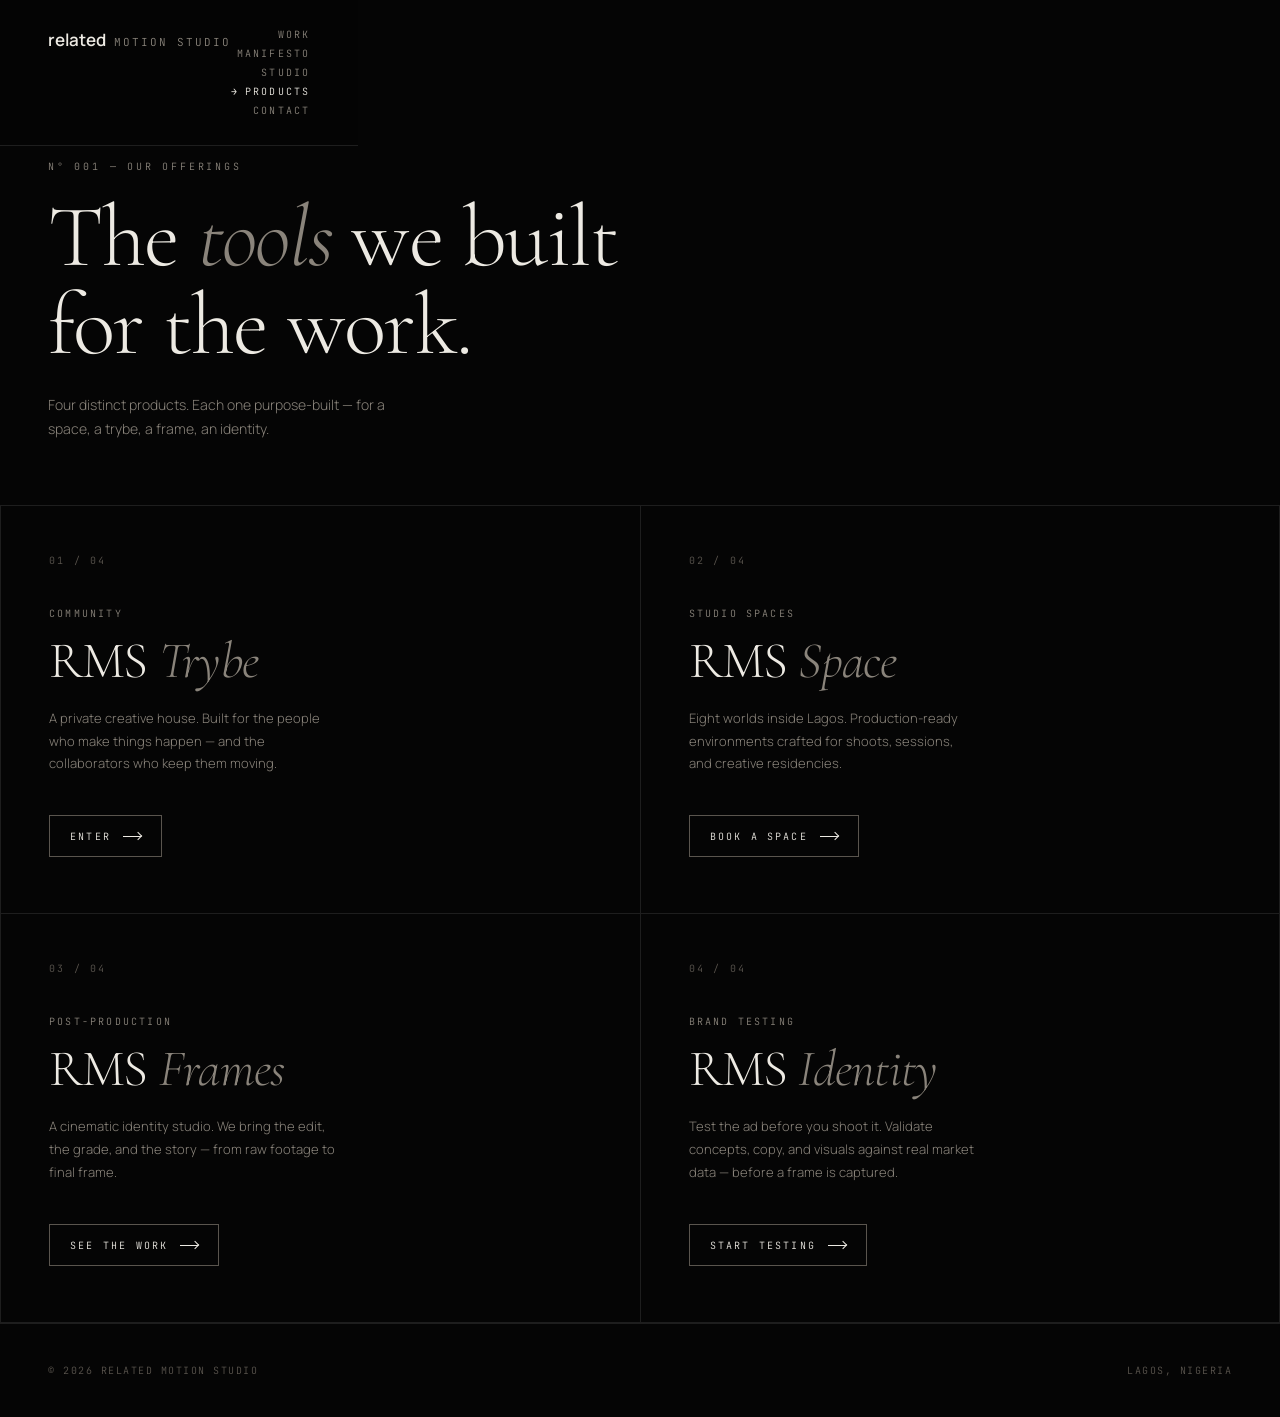
<file: products/index.html>
<!doctype html>
<html lang="en">
<head>
<meta charset="utf-8" />
<meta name="viewport" content="width=device-width,initial-scale=1" />
<title>Products — Related Motion Studio</title>
<link rel="preconnect" href="https://fonts.googleapis.com" />
<link rel="preconnect" href="https://fonts.gstatic.com" crossorigin />
<link href="https://fonts.googleapis.com/css2?family=Cormorant+Garamond:ital,wght@0,300;0,400;1,300;1,400&family=Manrope:wght@300;400;500;600&family=JetBrains+Mono:wght@400;500&display=swap" rel="stylesheet" />
<style>
  :root {
    --bg:     #050505;
    --ink:    #EDEAE3;
    --mute:   #8A847B;
    --dim:    #5A554E;
    --line:   #1E1E1E;
    --accent: #B14A2C;
    --serif:  "Cormorant Garamond", "Times New Roman", serif;
    --sans:   "Manrope", system-ui, sans-serif;
    --mono:   "JetBrains Mono", ui-monospace, monospace;
  }

  *, *::before, *::after { box-sizing: border-box; margin: 0; padding: 0; }
  html, body { background: var(--bg); color: var(--ink); font-family: var(--sans); font-weight: 300; -webkit-font-smoothing: antialiased; min-height: 100vh; }
  a { color: inherit; text-decoration: none; }
  ::-webkit-scrollbar { width: 0; }

  /* Nav */
  header {
    position: fixed; top: 0; inset-x: 0; z-index: 50;
    padding: 28px 48px;
    display: flex; align-items: flex-start; justify-content: space-between;
    border-bottom: 1px solid var(--line);
    background: rgba(5,5,5,0.88);
    backdrop-filter: blur(18px);
  }
  .logo { display: flex; align-items: baseline; gap: 8px; }
  .logo-main { font-family: var(--sans); font-weight: 600; font-size: 17px; letter-spacing: -0.01em; }
  .logo-sub { font-family: var(--mono); font-size: 11px; letter-spacing: 0.18em; text-transform: uppercase; color: var(--mute); }
  nav { display: flex; flex-direction: column; align-items: flex-end; gap: 6px; }
  nav a {
    font-family: var(--mono); font-size: 10px; letter-spacing: 0.22em; text-transform: uppercase;
    color: var(--mute); transition: color .25s ease;
    display: inline-flex; align-items: center; gap: 6px;
  }
  nav a:hover { color: var(--ink); }
  nav a.active { color: var(--ink); }
  nav a.active::before { content: "→"; }

  /* Hero */
  .page-hero {
    padding: 160px 48px 64px;
    border-bottom: 1px solid var(--line);
  }
  .eyebrow {
    font-family: var(--mono); font-size: 10px; letter-spacing: 0.28em; text-transform: uppercase;
    color: var(--mute); margin-bottom: 20px;
  }
  .page-title {
    font-family: var(--serif); font-weight: 300; font-size: clamp(44px, 7vw, 88px);
    line-height: 1; letter-spacing: -0.02em; color: var(--ink);
    max-width: 14ch;
  }
  .page-title em { font-style: italic; color: var(--mute); }
  .page-sub {
    margin-top: 24px; font-size: 14px; line-height: 1.7; color: var(--mute); max-width: 46ch;
  }

  /* Grid */
  .products-grid {
    display: grid;
    grid-template-columns: repeat(2, 1fr);
    border-left: 1px solid var(--line);
  }
  @media (max-width: 720px) {
    .products-grid { grid-template-columns: 1fr; }
    header { padding: 20px 24px; }
    .page-hero { padding: 120px 24px 48px; }
  }

  .product-card {
    border-right: 1px solid var(--line);
    border-bottom: 1px solid var(--line);
    padding: 48px 48px 56px;
    position: relative;
    display: flex; flex-direction: column;
    transition: background .4s ease;
    overflow: hidden;
  }
  @media (max-width: 720px) {
    .product-card { padding: 36px 24px 44px; }
  }
  .product-card::after {
    content: '';
    position: absolute; inset: 0;
    background: linear-gradient(135deg, rgba(255,255,255,0.015) 0%, transparent 60%);
    opacity: 0; transition: opacity .4s ease;
    pointer-events: none;
  }
  .product-card:hover { background: rgba(255,255,255,0.018); }
  .product-card:hover::after { opacity: 1; }

  .card-num {
    font-family: var(--mono); font-size: 10px; letter-spacing: 0.22em; text-transform: uppercase;
    color: var(--dim); margin-bottom: 40px;
  }
  .card-tag {
    font-family: var(--mono); font-size: 10px; letter-spacing: 0.22em; text-transform: uppercase;
    color: var(--mute); margin-bottom: 16px;
  }
  .card-title {
    font-family: var(--serif); font-weight: 300; font-size: clamp(32px, 4vw, 52px);
    line-height: 1; letter-spacing: -0.015em; color: var(--ink); margin-bottom: 20px;
  }
  .card-title em { font-style: italic; color: var(--mute); }
  .card-desc {
    font-size: 13px; line-height: 1.75; color: var(--mute); max-width: 36ch; flex: 1;
  }
  .card-cta {
    margin-top: 40px;
    display: inline-flex; align-items: center; gap: 12px;
    font-family: var(--mono); font-size: 10px; letter-spacing: 0.22em; text-transform: uppercase;
    color: var(--ink);
    padding: 14px 20px 13px;
    border: 1px solid var(--dim);
    align-self: flex-start;
    transition: border-color .3s ease, background .3s ease, color .3s ease;
  }
  .product-card:hover .card-cta {
    border-color: var(--ink);
    background: var(--ink);
    color: var(--bg);
  }
  .card-cta .arr {
    width: 18px; height: 1px; background: currentColor; position: relative; transition: width .4s ease;
  }
  .card-cta .arr::after {
    content: ""; position: absolute; right: 0; top: -3px;
    width: 6px; height: 6px;
    border-top: 1px solid currentColor;
    border-right: 1px solid currentColor;
    transform: rotate(45deg);
  }
  .product-card:hover .card-cta .arr { width: 26px; }

  /* Footer */
  footer {
    padding: 40px 48px;
    border-top: 1px solid var(--line);
    display: flex; align-items: center; justify-content: space-between;
    font-family: var(--mono); font-size: 10px; letter-spacing: 0.15em; text-transform: uppercase; color: var(--dim);
  }
  @media (max-width: 720px) {
    footer { padding: 32px 24px; flex-direction: column; gap: 16px; }
  }
</style>
</head>
<body>

<header>
  <a href="../index.html" class="logo">
    <span class="logo-main">related</span>
    <span class="logo-sub">motion studio</span>
  </a>
  <nav>
    <a href="../index.html">Work</a>
    <a href="../index.html#manifesto">Manifesto</a>
    <a href="../Studio.html">Studio</a>
    <a href="index.html" class="active">Products</a>
    <a href="../index.html#contact">Contact</a>
  </nav>
</header>

<main>
  <div class="page-hero">
    <p class="eyebrow">N° 001 — Our offerings</p>
    <h1 class="page-title">The <em>tools</em> we built for the work.</h1>
    <p class="page-sub">Four distinct products. Each one purpose-built — for a space, a trybe, a frame, an identity.</p>
  </div>

  <div class="products-grid">

    <a href="rms-trybe/index.html" class="product-card">
      <div class="card-num">01 / 04</div>
      <div class="card-tag">Community</div>
      <h2 class="card-title">RMS <em>Trybe</em></h2>
      <p class="card-desc">A private creative house. Built for the people who make things happen — and the collaborators who keep them moving.</p>
      <span class="card-cta">Enter <span class="arr"></span></span>
    </a>

    <a href="rms-space/index.html" class="product-card">
      <div class="card-num">02 / 04</div>
      <div class="card-tag">Studio Spaces</div>
      <h2 class="card-title">RMS <em>Space</em></h2>
      <p class="card-desc">Eight worlds inside Lagos. Production-ready environments crafted for shoots, sessions, and creative residencies.</p>
      <span class="card-cta">Book a space <span class="arr"></span></span>
    </a>

    <a href="rms-frames/index.html" class="product-card">
      <div class="card-num">03 / 04</div>
      <div class="card-tag">Post-Production</div>
      <h2 class="card-title">RMS <em>Frames</em></h2>
      <p class="card-desc">A cinematic identity studio. We bring the edit, the grade, and the story — from raw footage to final frame.</p>
      <span class="card-cta">See the work <span class="arr"></span></span>
    </a>

    <a href="rms-identity/index.html" class="product-card">
      <div class="card-num">04 / 04</div>
      <div class="card-tag">Brand Testing</div>
      <h2 class="card-title">RMS <em>Identity</em></h2>
      <p class="card-desc">Test the ad before you shoot it. Validate concepts, copy, and visuals against real market data — before a frame is captured.</p>
      <span class="card-cta">Start testing <span class="arr"></span></span>
    </a>

  </div>
</main>

<footer>
  <span>© 2026 Related Motion Studio</span>
  <span>Lagos, Nigeria</span>
</footer>

</body>
</html>
</file>
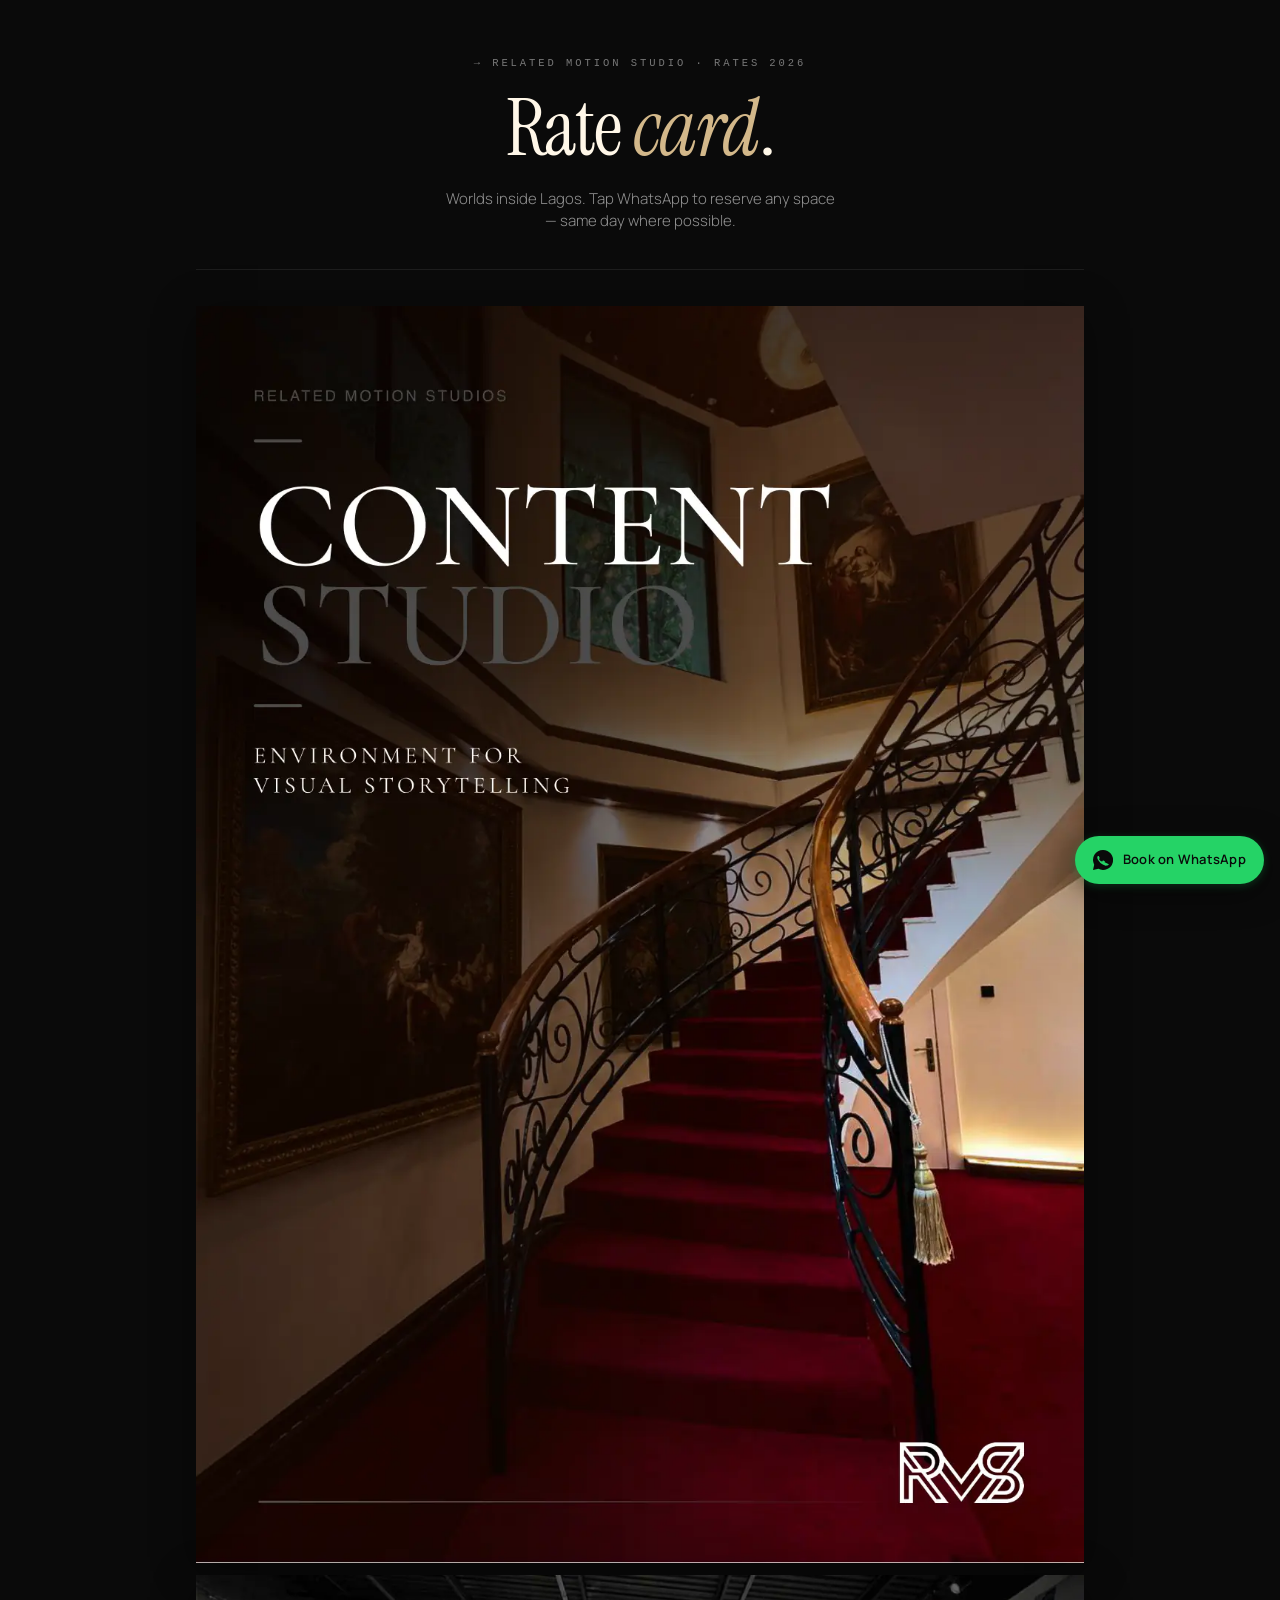
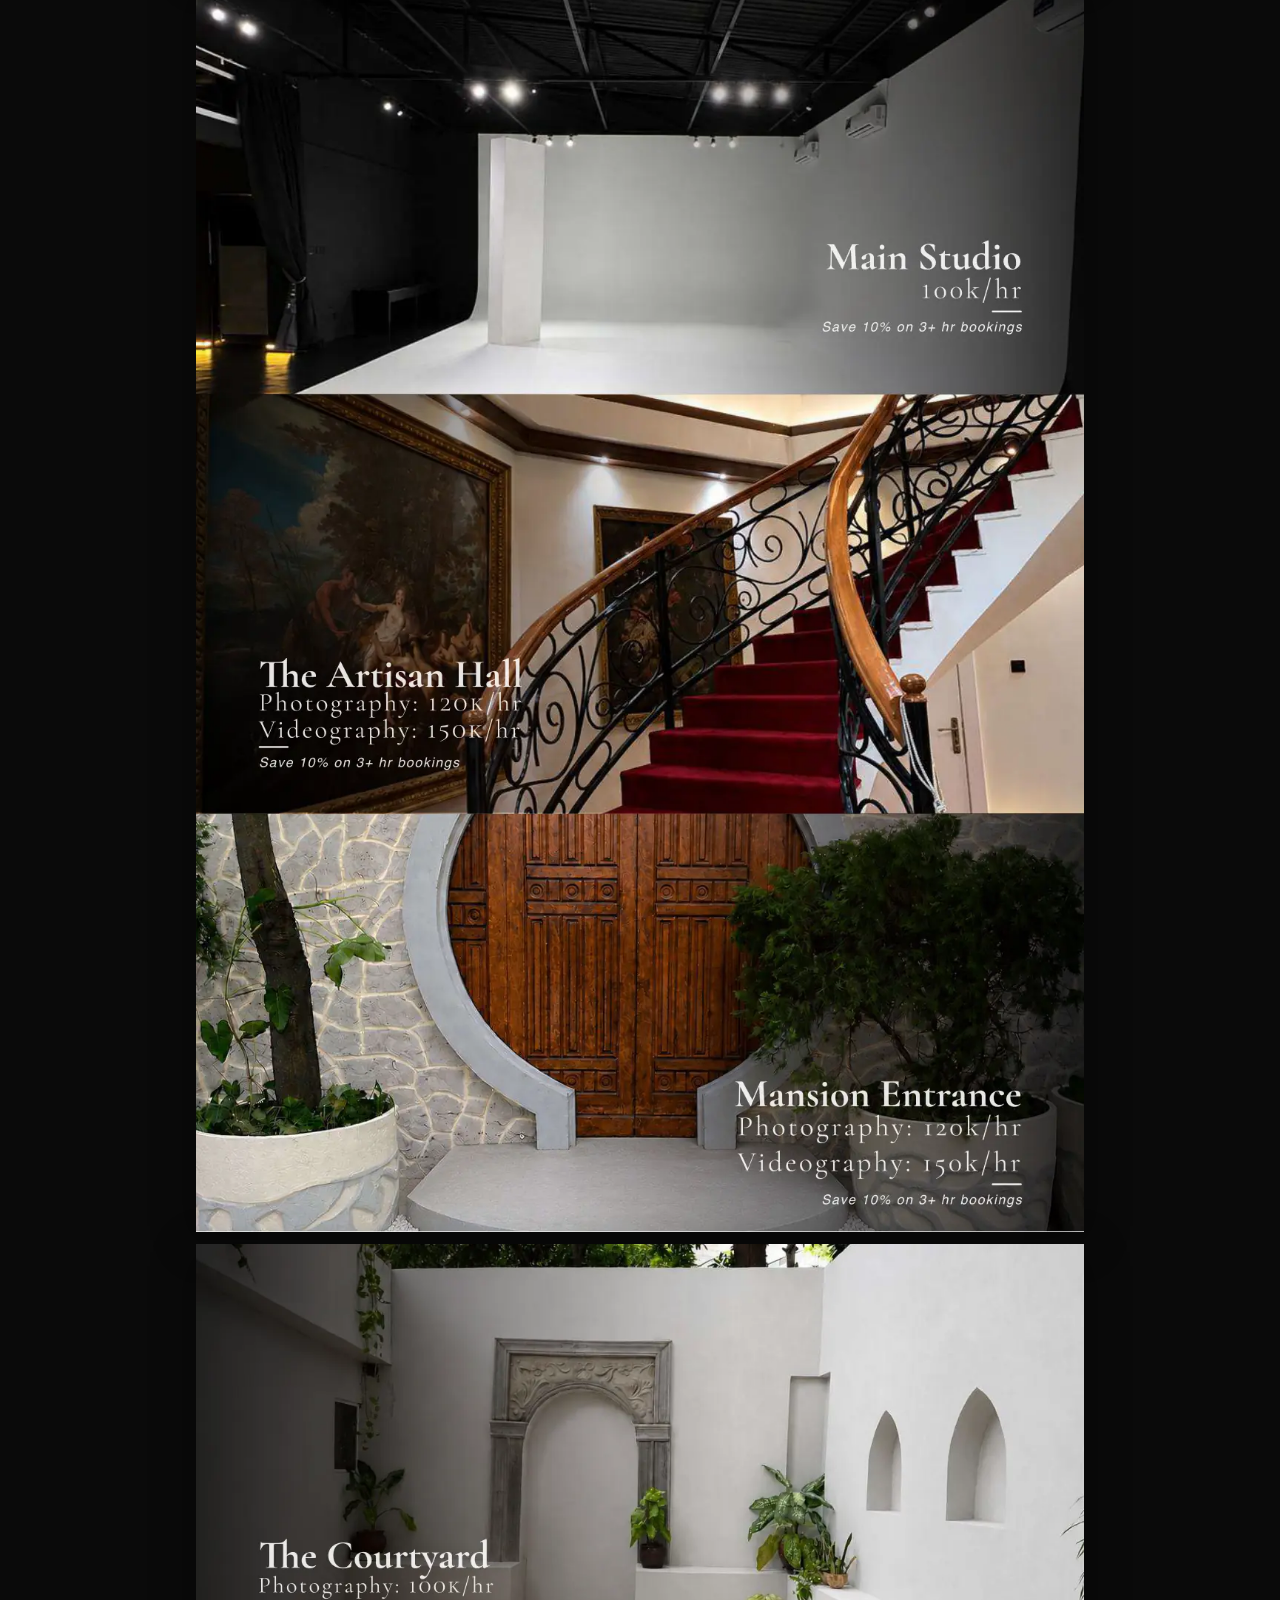
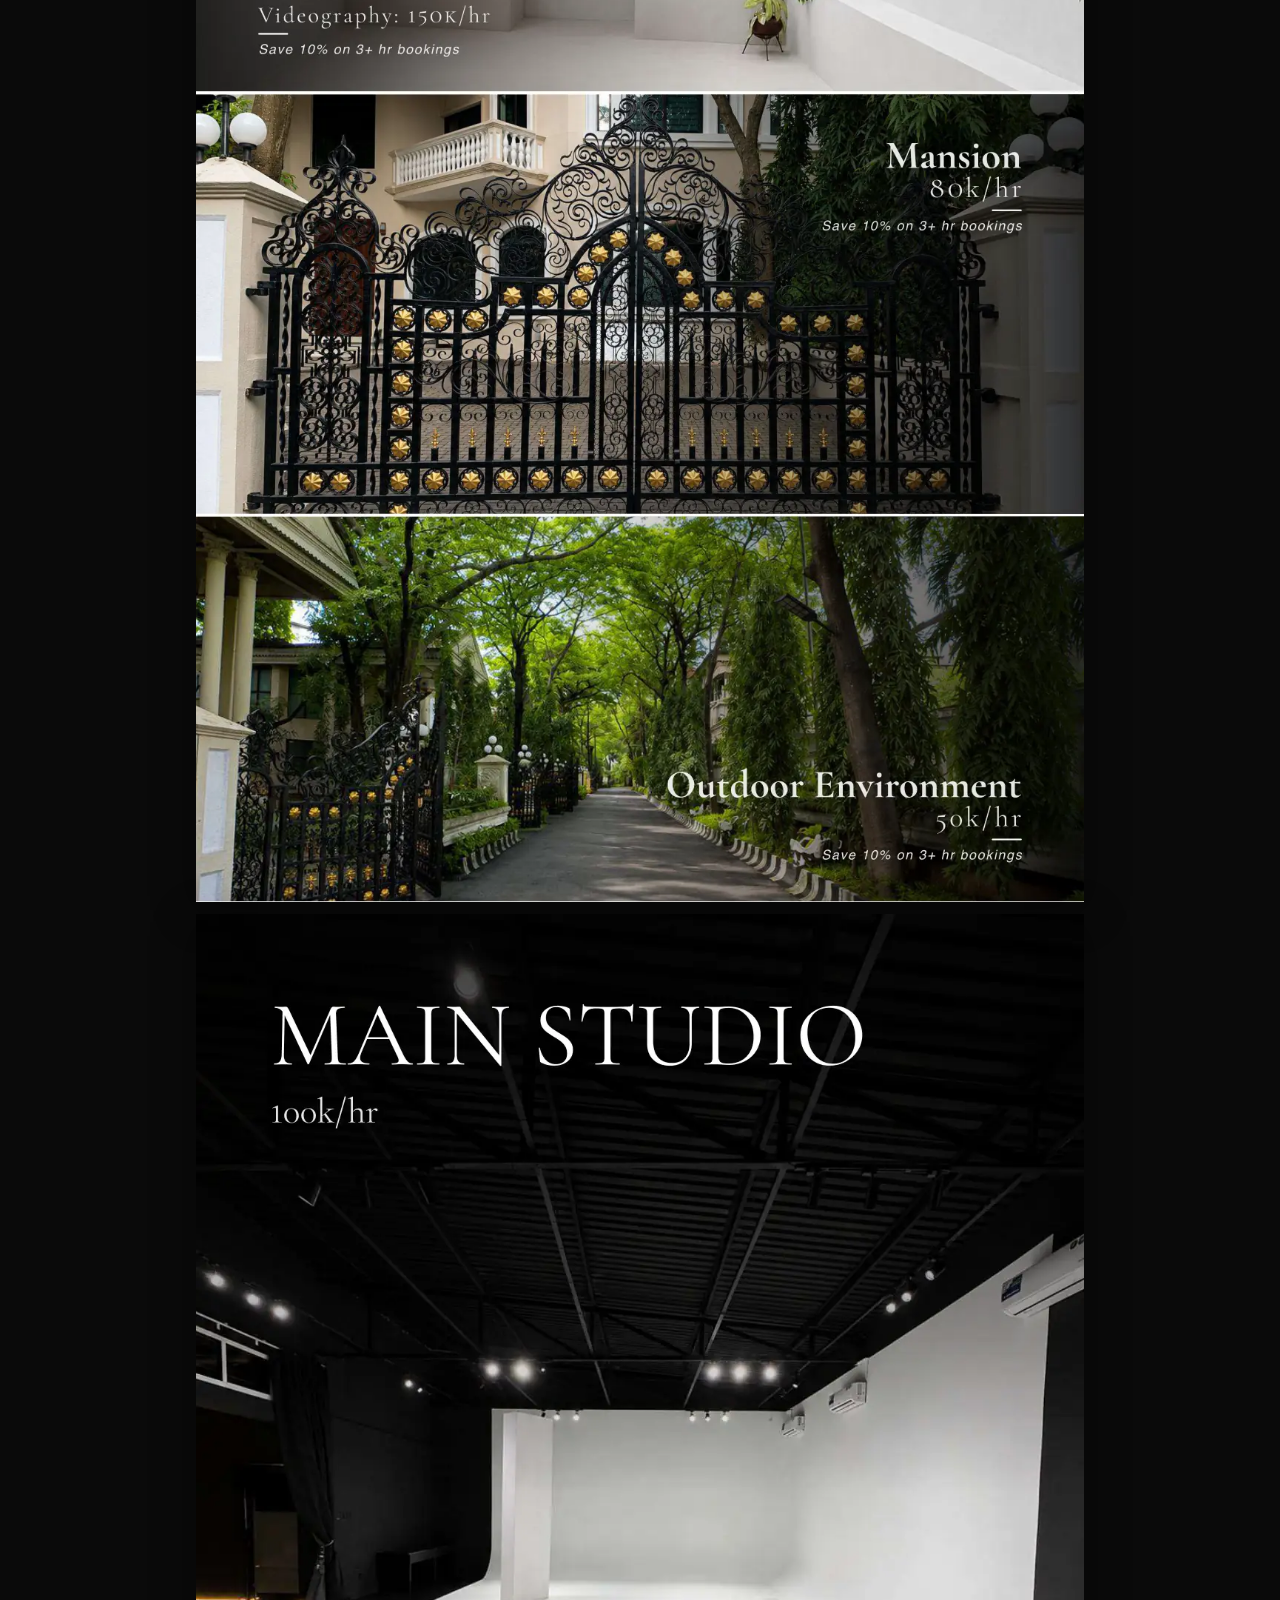
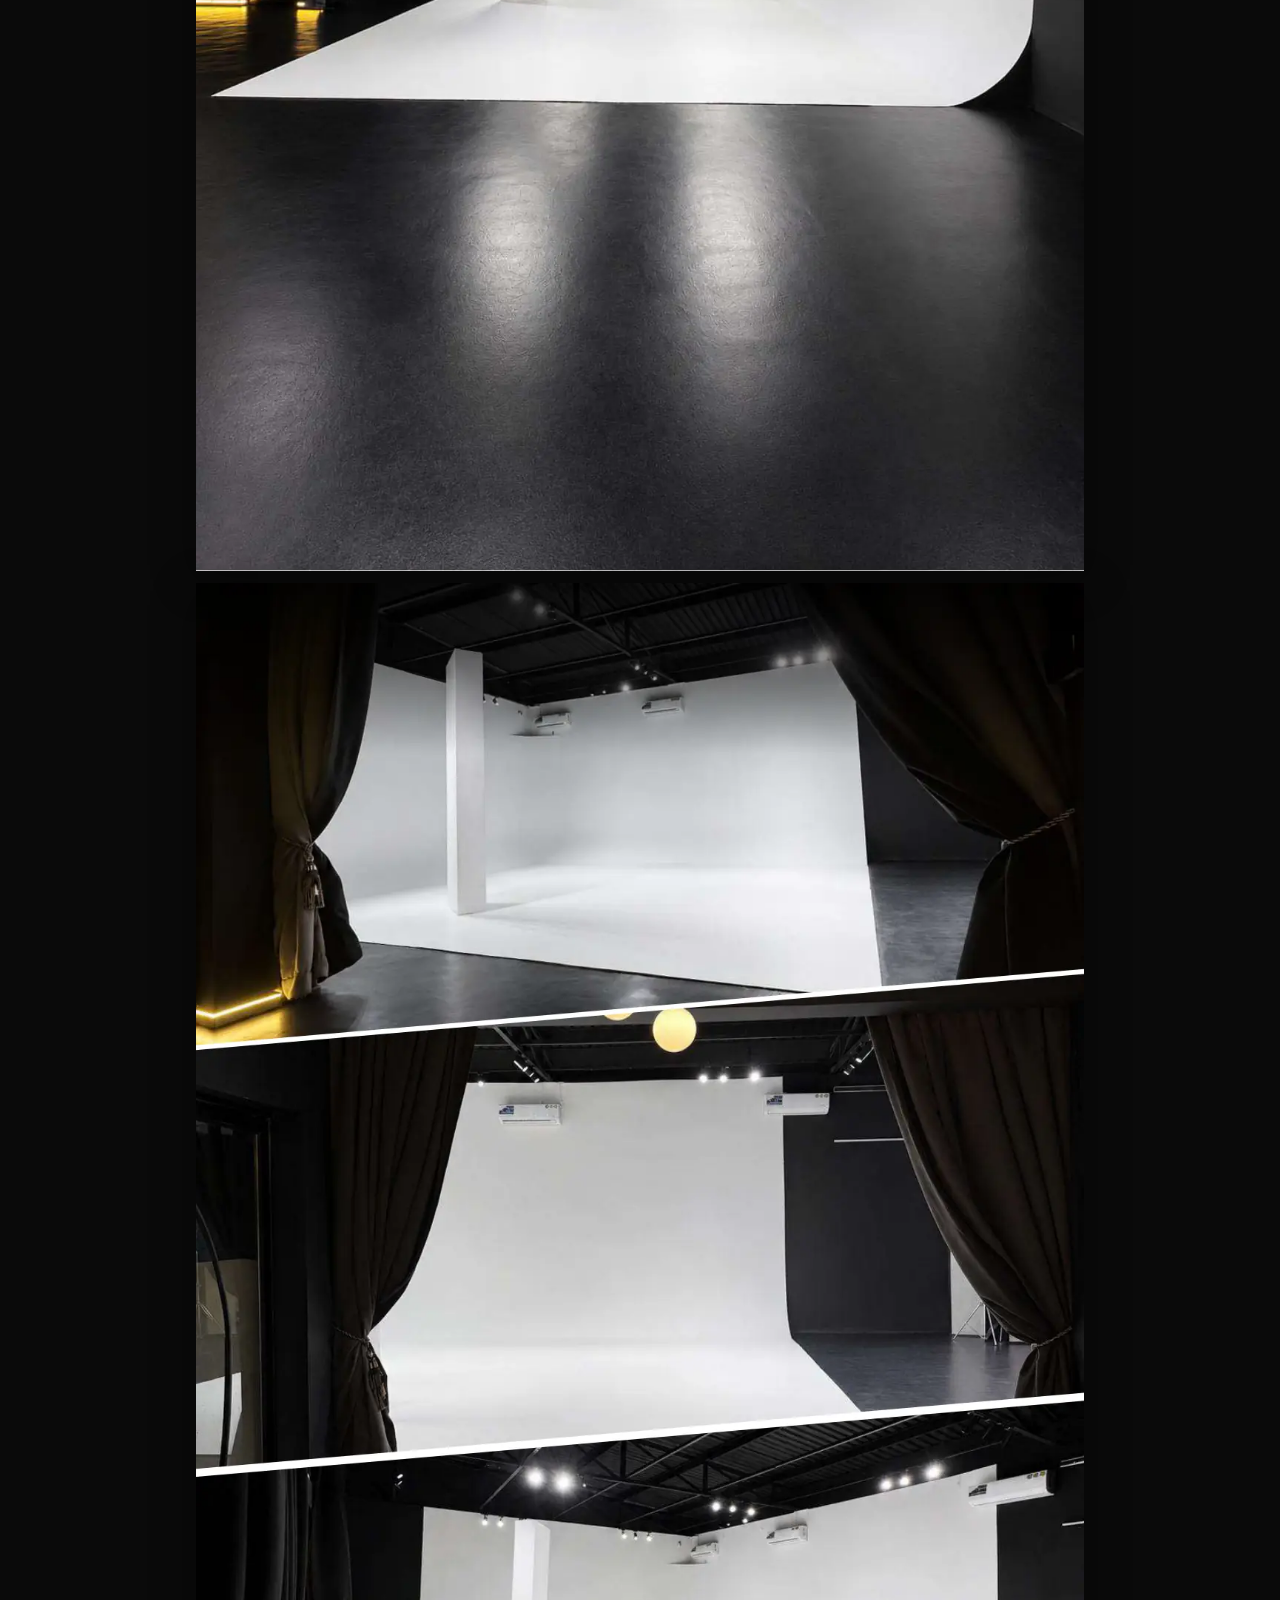
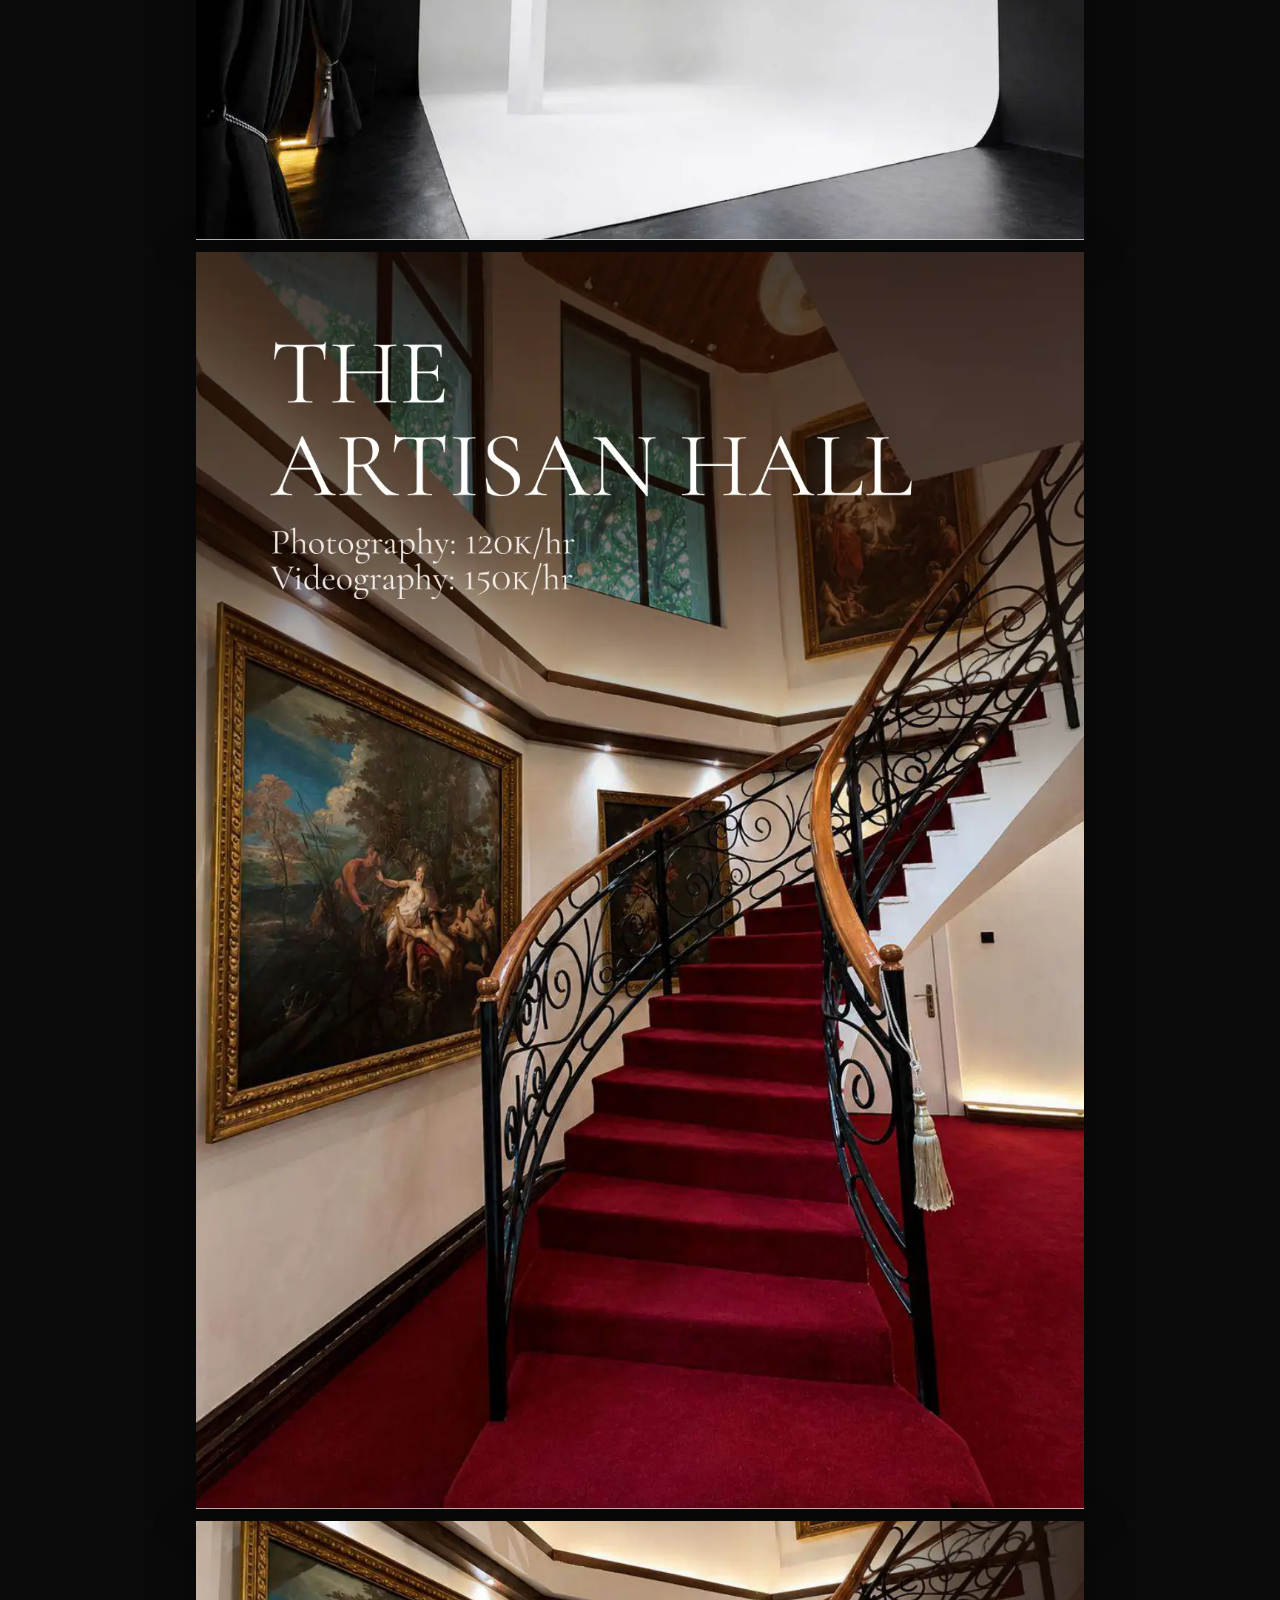
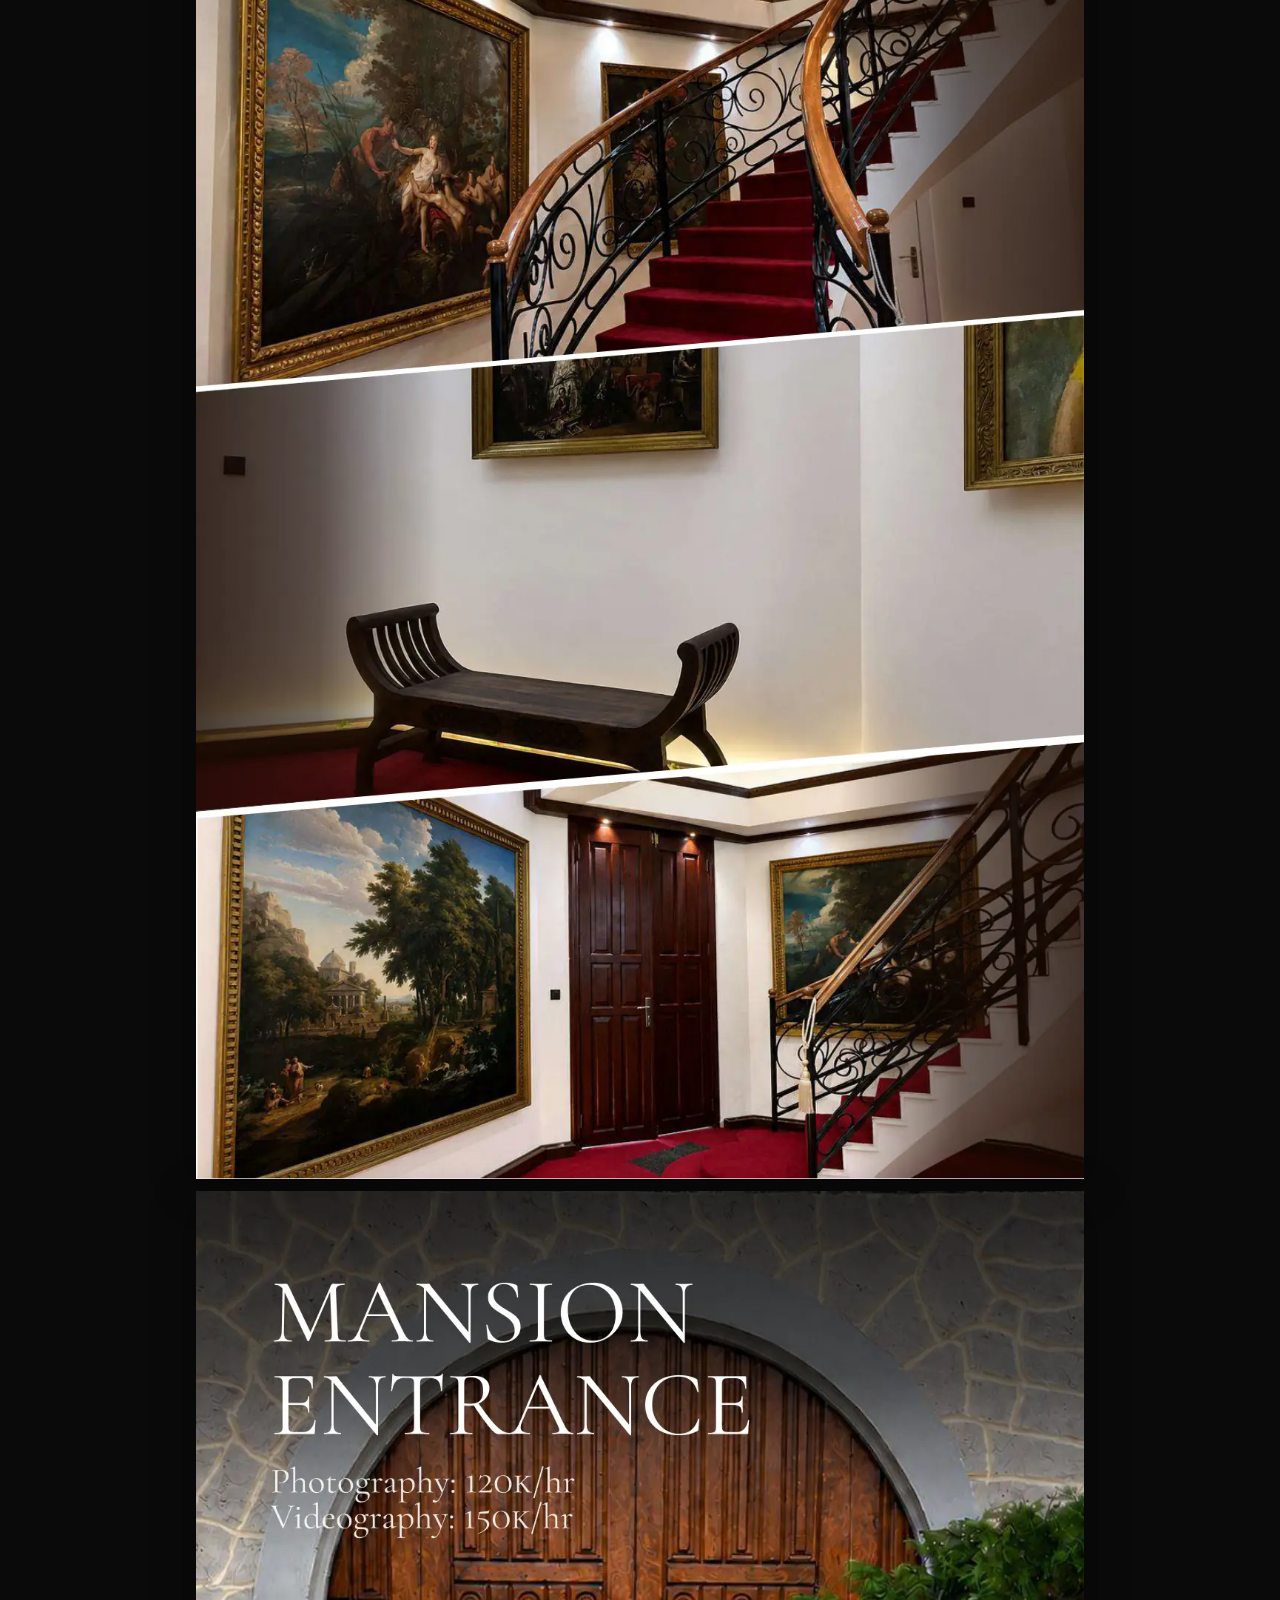
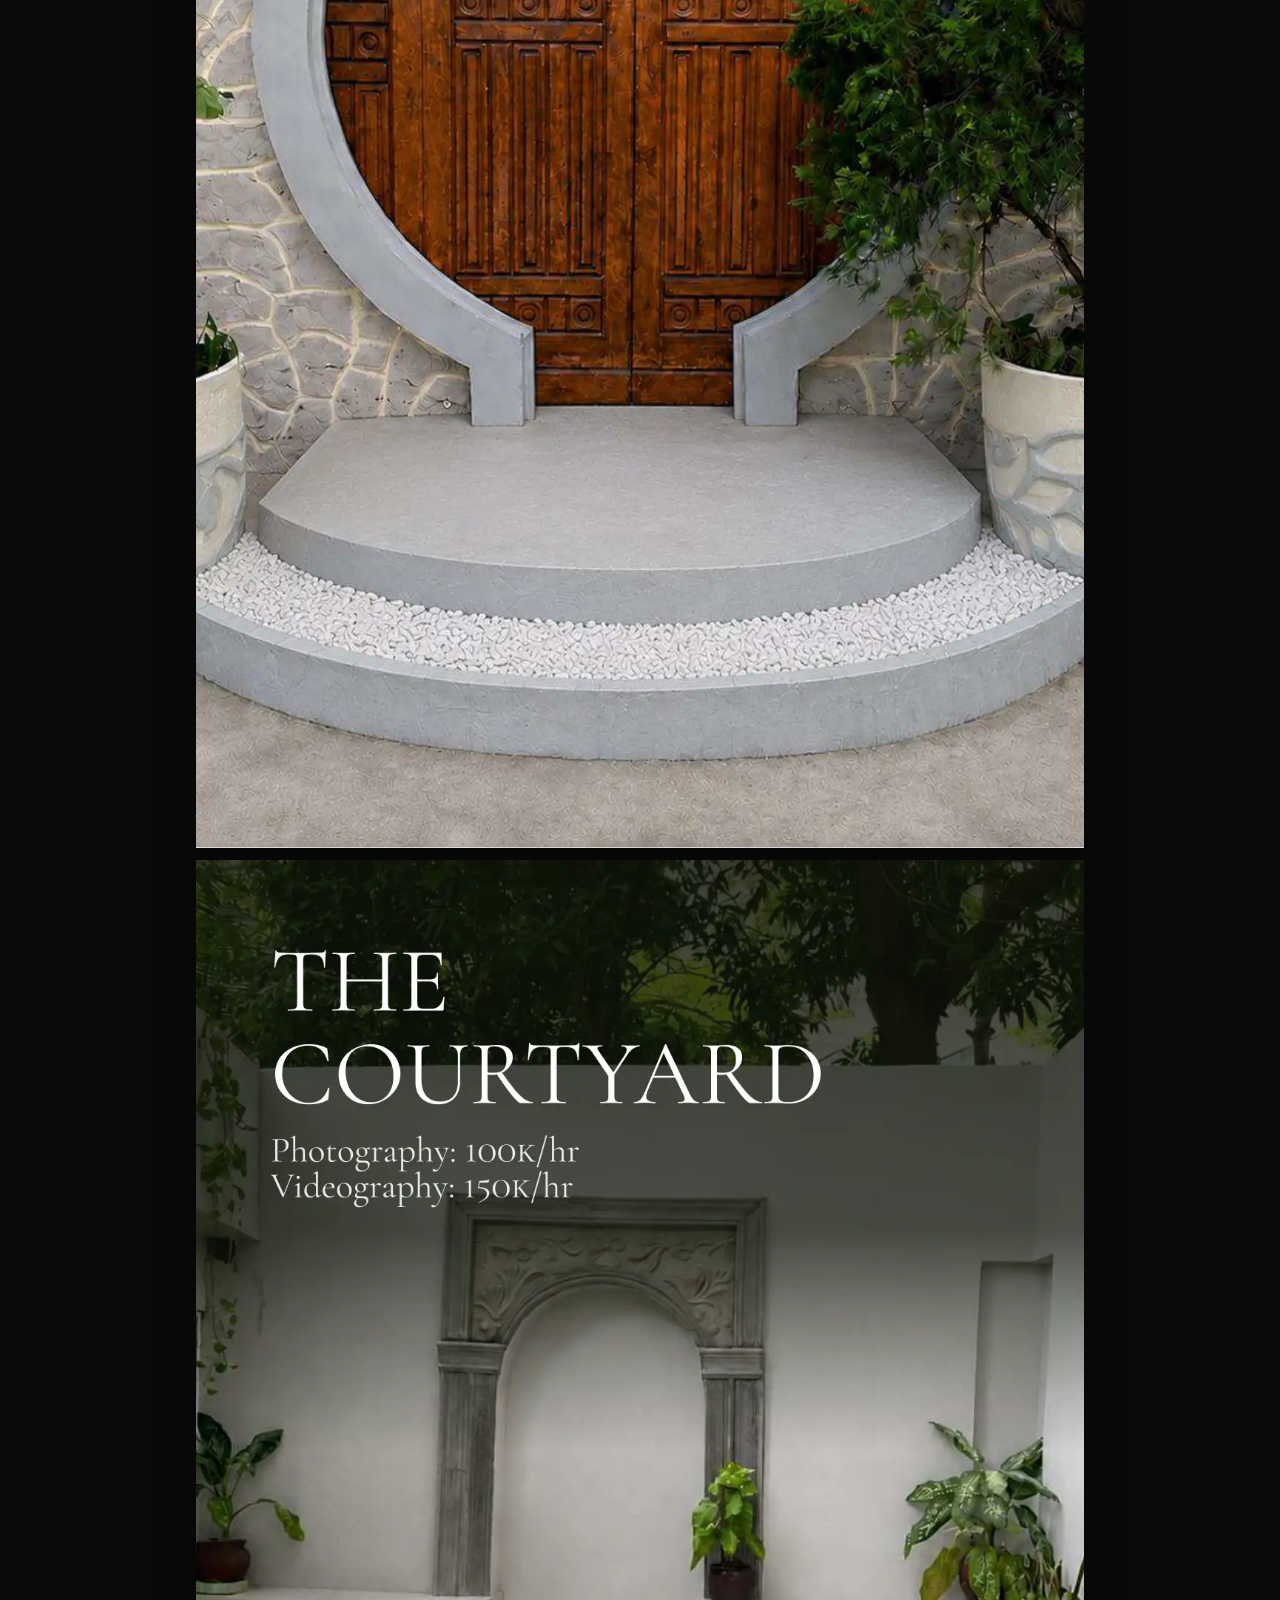
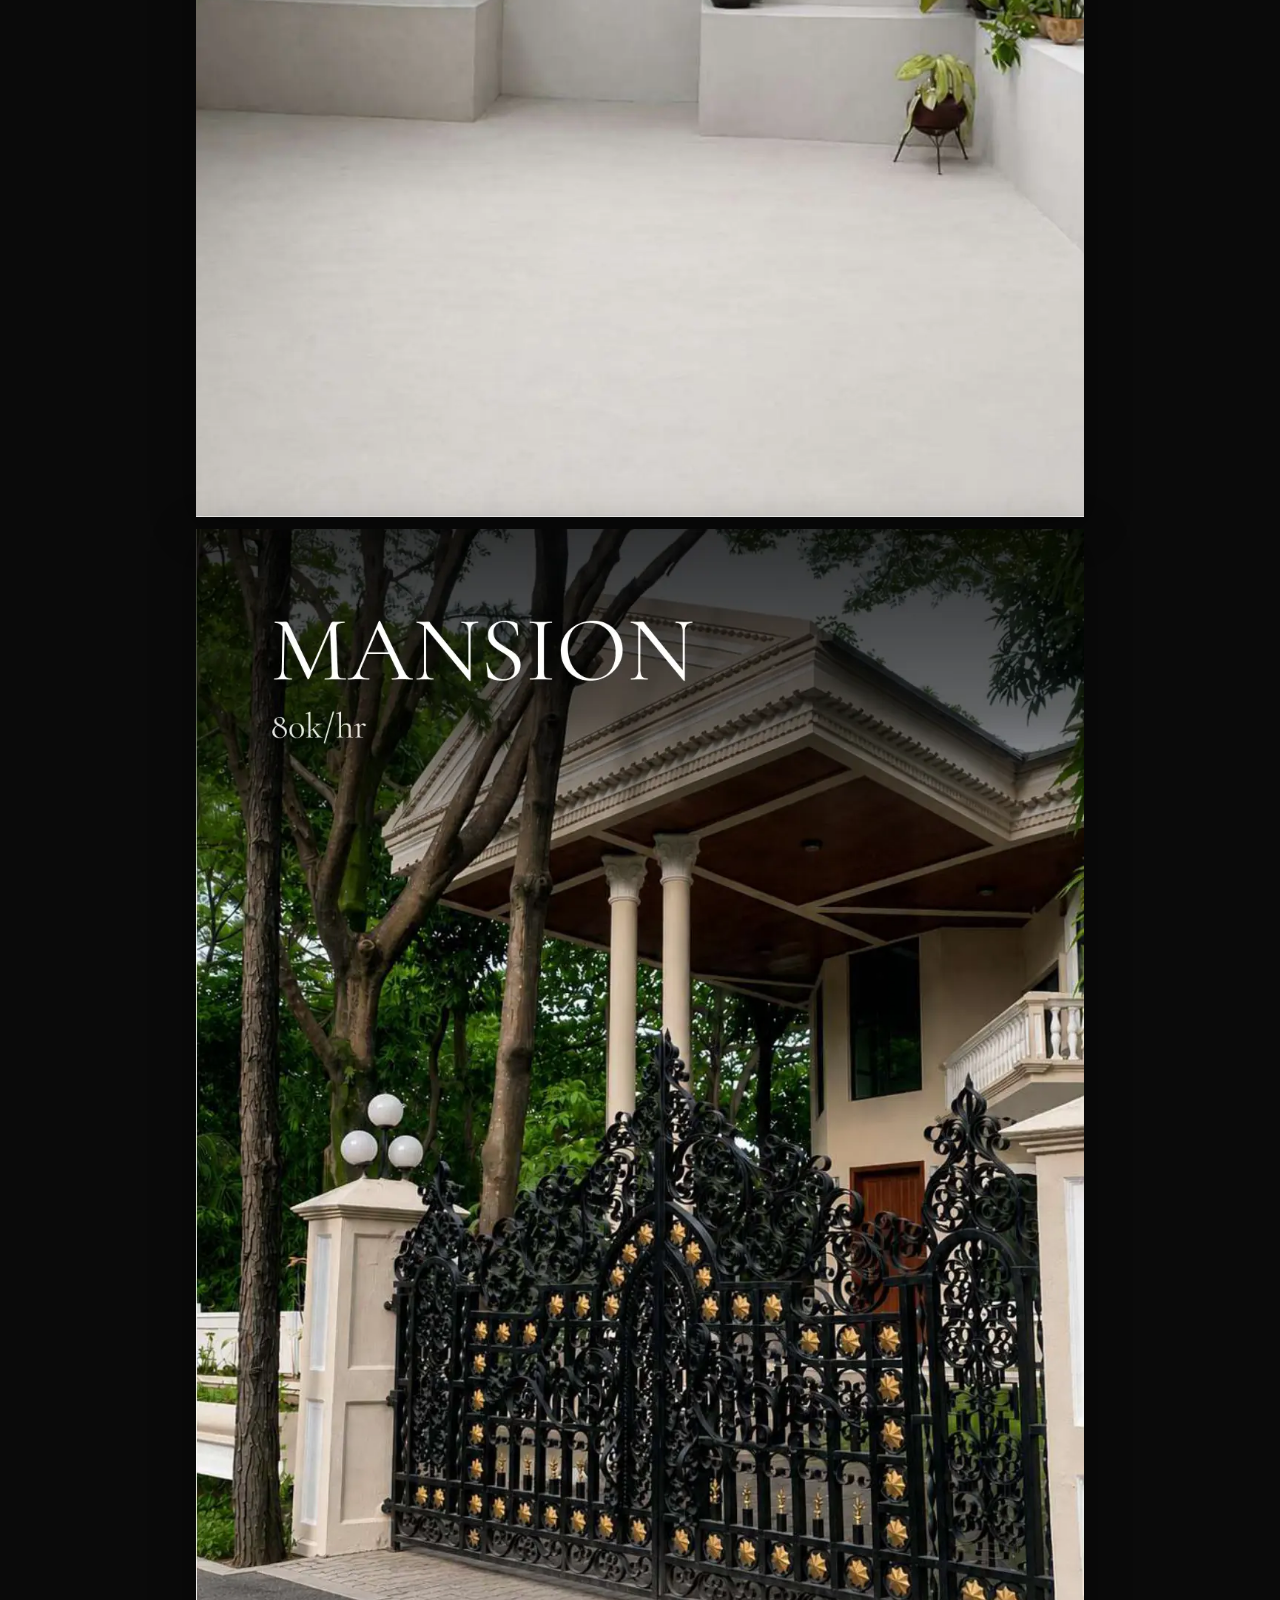
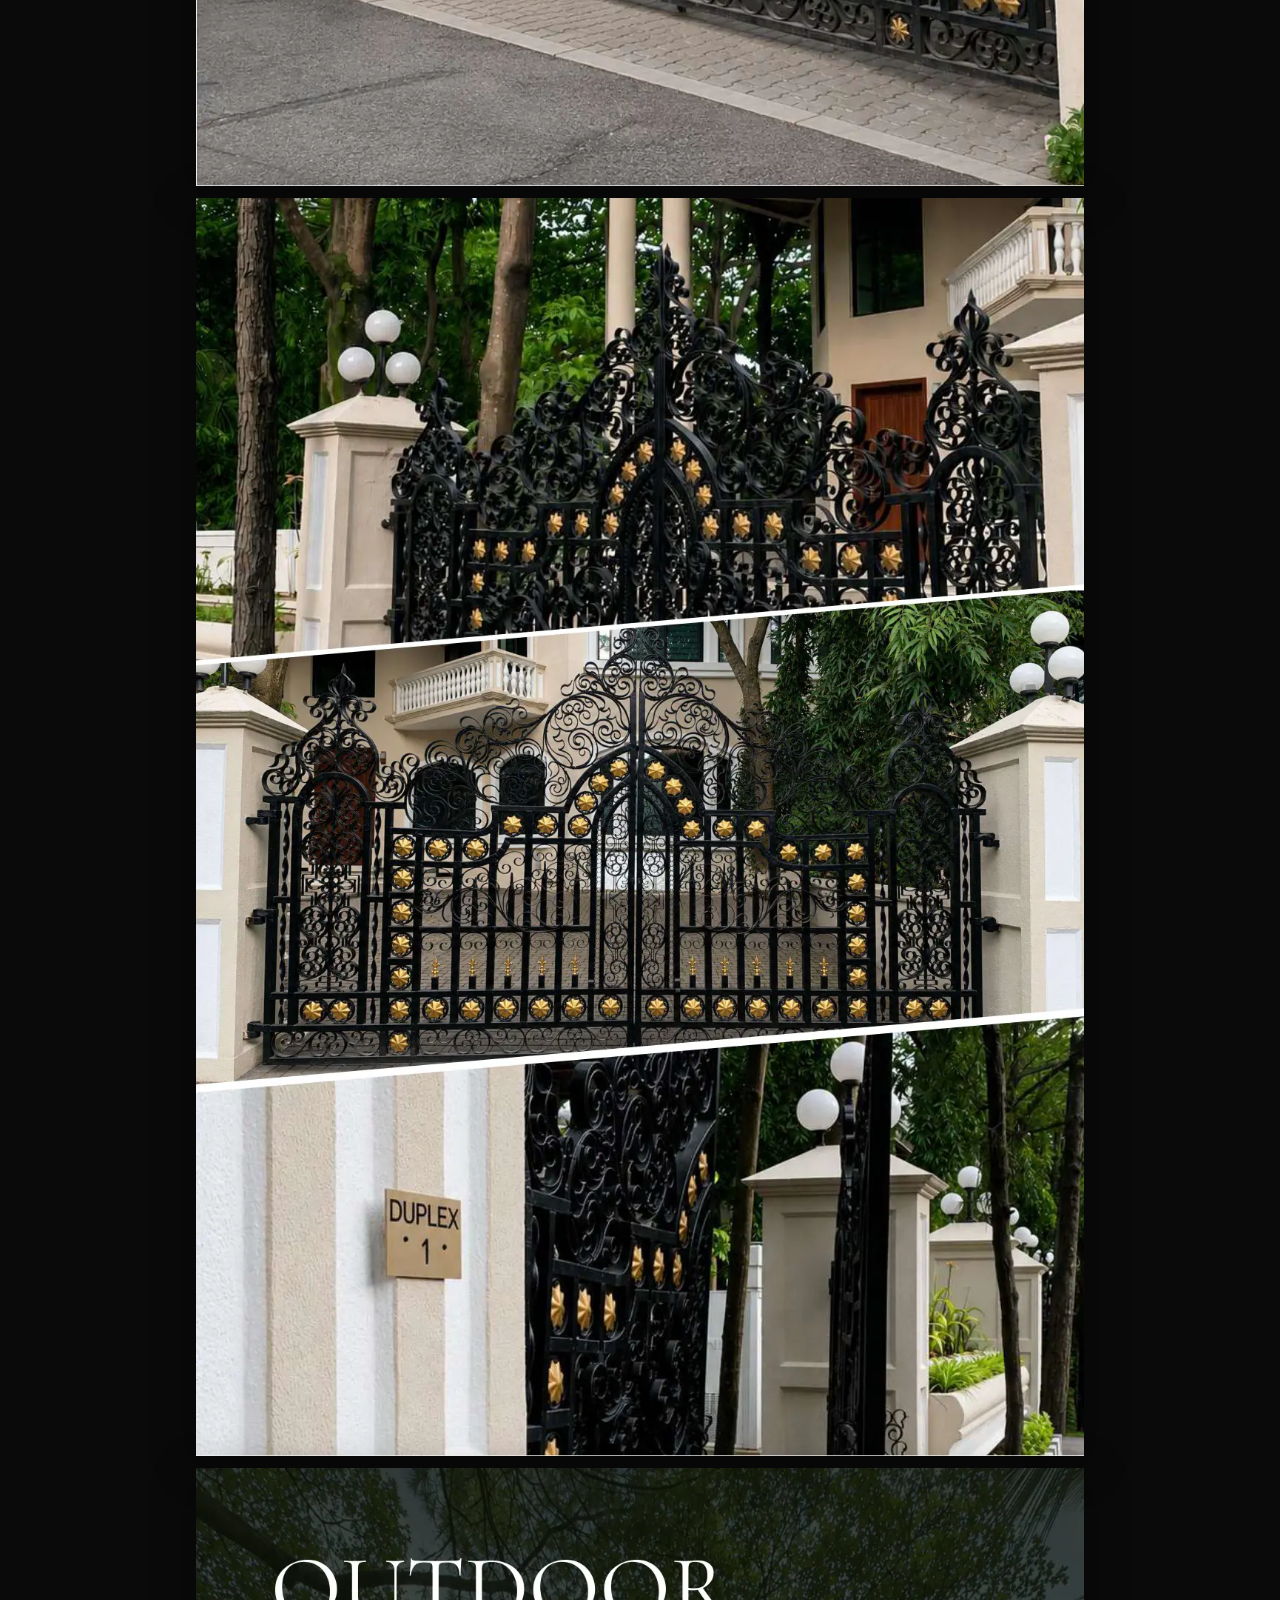
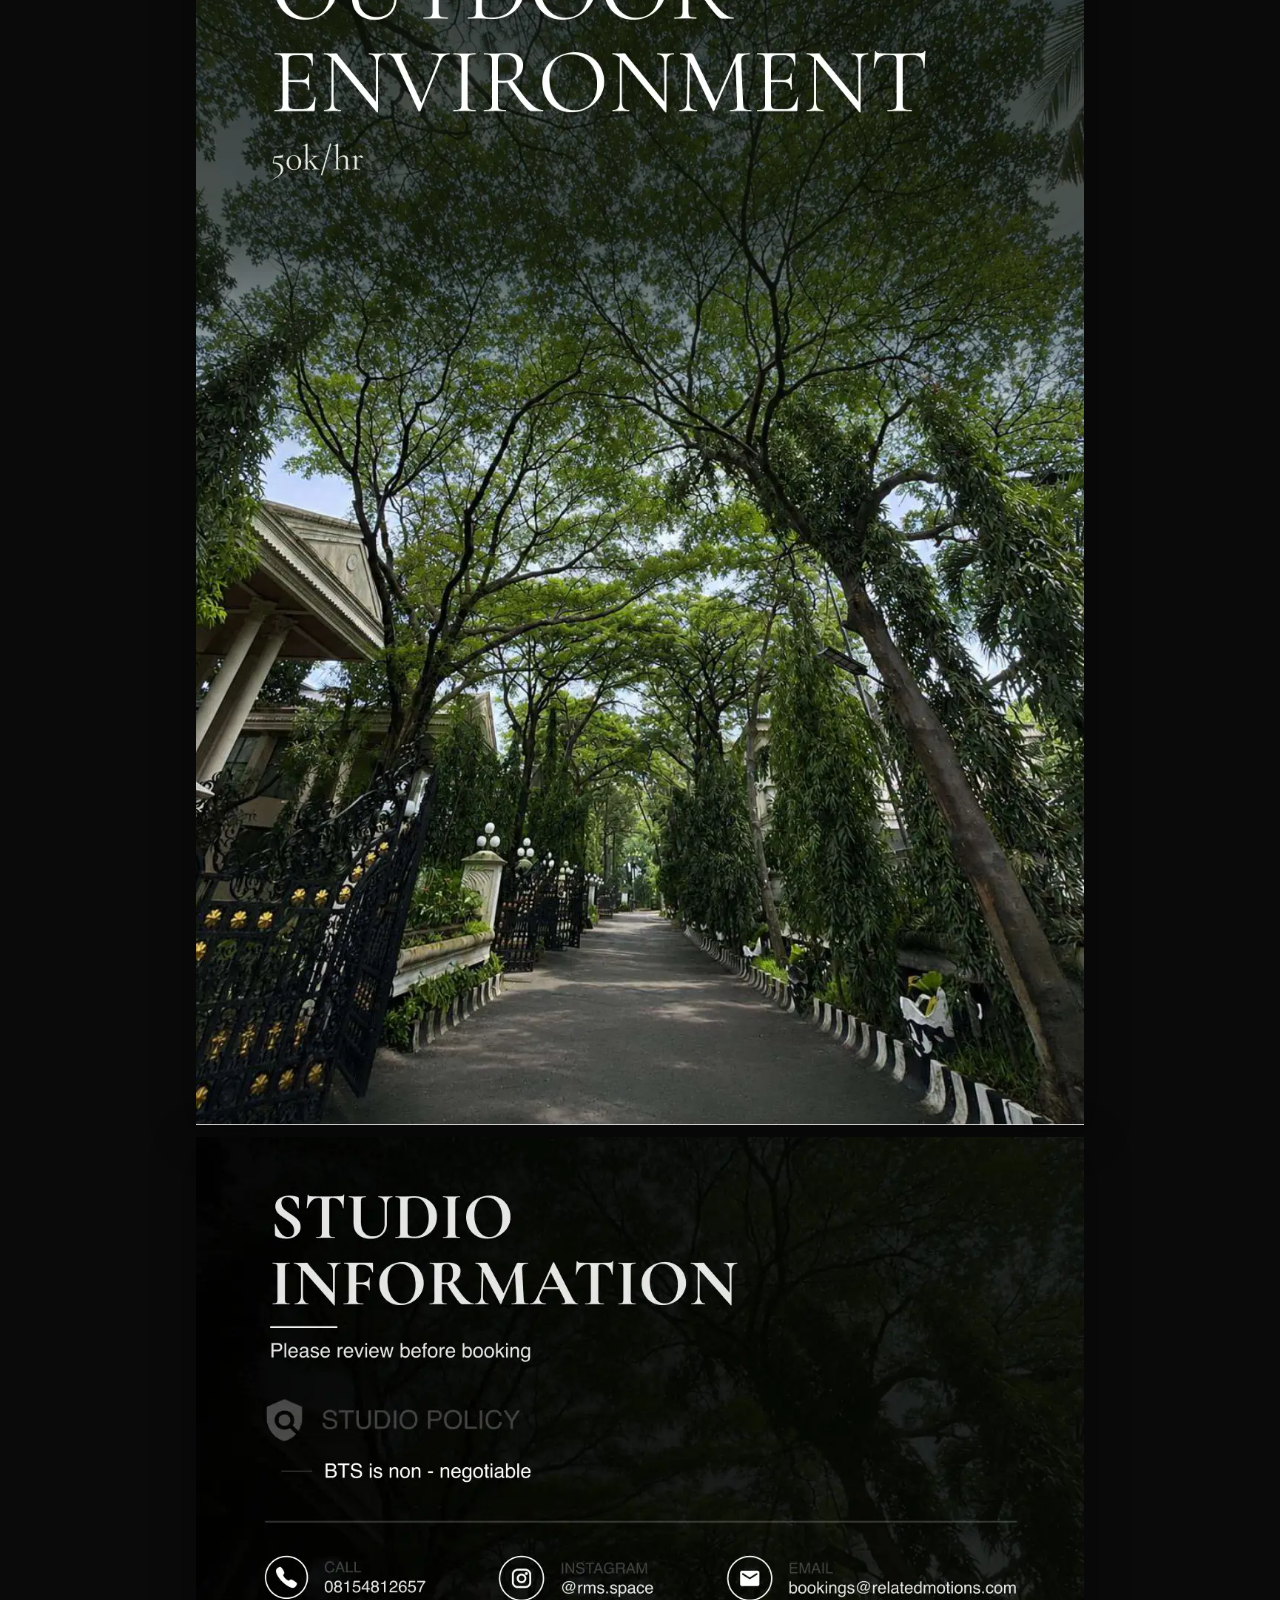
<file: rates/index.html>
<!doctype html>
<html lang="en">
<head>
  <meta charset="utf-8" />
  <meta name="viewport" content="width=device-width, initial-scale=1, viewport-fit=cover" />
  <title>Rate Card · Related Motion Studio</title>
  <meta name="description" content="Booking rates for Related Motion Studio — six worlds inside Lagos. WhatsApp to reserve." />
  <meta name="theme-color" content="#0a0a0a" />

  <meta property="og:title" content="Rate Card · Related Motion Studio" />
  <meta property="og:description" content="Worlds inside Lagos. WhatsApp to book any space." />
  <meta property="og:image" content="https://relatedmotionstudios.com/rates/page-01.webp" />
  <meta property="og:url" content="https://relatedmotionstudios.com/rates/" />
  <meta property="og:type" content="website" />

  <link rel="preconnect" href="https://fonts.googleapis.com" />
  <link rel="preconnect" href="https://fonts.gstatic.com" crossorigin />
  <link href="https://fonts.googleapis.com/css2?family=Instrument+Serif:ital@0;1&family=Manrope:wght@300;400;500;600&display=swap" rel="stylesheet" />
  <link rel="preload" as="image" href="page-01.webp" />

  <style>
    * { box-sizing: border-box; }
    html, body { margin: 0; padding: 0; }
    body {
      background: #0a0a0a; color: #FFF7E8;
      font-family: 'Manrope', system-ui, sans-serif;
      font-weight: 300; line-height: 1.5;
      -webkit-font-smoothing: antialiased;
      text-rendering: optimizeLegibility;
      min-height: 100vh;
    }
    .container { max-width: 920px; margin: 0 auto; padding: 0 16px; }

    .header {
      padding: 56px 16px 36px; text-align: center;
      border-bottom: 1px solid rgba(255,255,255,0.08);
    }
    .eyebrow {
      font-family: monospace; font-size: 10.5px; letter-spacing: 0.28em;
      text-transform: uppercase; color: rgba(255,255,255,0.45); margin-bottom: 16px;
    }
    .h1 {
      font-family: 'Instrument Serif', serif; font-weight: 400;
      font-size: clamp(44px, 9vw, 80px); line-height: 1;
      letter-spacing: -0.02em; margin: 0;
    }
    .h1 em { font-style: italic; color: #D3B88A; }
    .sub { color: rgba(255,255,255,0.55); font-size: 15px; margin: 20px auto 0; max-width: 44ch; }

    .pages { display: flex; flex-direction: column; gap: 12px; padding: 36px 0; }
    .pages img {
      display: block; width: 100%; height: auto;
      background: #1a1a1a;
      box-shadow: 0 8px 40px rgba(0,0,0,0.4);
    }

    .bottom-cta {
      padding: 56px 16px 100px; text-align: center;
      border-top: 1px solid rgba(255,255,255,0.08);
    }
    .bottom-cta .h2 {
      font-family: 'Instrument Serif', serif; font-weight: 400;
      font-size: clamp(28px, 6vw, 44px); line-height: 1.1;
      letter-spacing: -0.01em; margin: 0 0 14px;
    }
    .bottom-cta .h2 em { font-style: italic; color: #D3B88A; }
    .bottom-cta .lede {
      color: rgba(255,255,255,0.55); font-size: 14px;
      max-width: 44ch; margin: 0 auto 28px;
    }
    .btn-row { display: flex; gap: 12px; justify-content: center; flex-wrap: wrap; }
    .btn {
      display: inline-flex; align-items: center; gap: 10px;
      padding: 14px 22px; font-family: monospace;
      font-size: 12px; letter-spacing: 0.22em; text-transform: uppercase;
      text-decoration: none; border: 1px solid rgba(255,255,255,0.6);
      color: #FFF7E8; background: transparent;
      transition: background .25s ease, color .25s ease, border-color .25s ease;
    }
    .btn:hover { background: #D3B88A; color: #0a0a0a; border-color: #D3B88A; }
    .btn.primary { background: #25D366; border-color: #25D366; color: #0a0a0a; }
    .btn.primary:hover { background: #1ebd5b; border-color: #1ebd5b; }
    .btn svg { display: block; }

    .wa-float {
      position: fixed; right: 16px; bottom: 16px; z-index: 50;
      display: flex; align-items: center; gap: 10px;
      padding: 14px 18px; background: #25D366; color: #0a0a0a;
      border-radius: 999px; font-family: 'Manrope', sans-serif;
      font-size: 13px; font-weight: 600; letter-spacing: 0.02em;
      text-decoration: none;
      box-shadow: 0 8px 32px rgba(0,0,0,0.5), 0 2px 8px rgba(37,211,102,0.3);
      transition: transform .25s ease, box-shadow .25s ease;
    }
    .wa-float:hover {
      transform: translateY(-2px);
      box-shadow: 0 12px 40px rgba(0,0,0,0.5), 0 4px 12px rgba(37,211,102,0.4);
    }
    .wa-float svg { display: block; }
    .wa-float .lbl-short { display: none; }
    @media (max-width: 480px) {
      .wa-float { padding: 12px 16px; bottom: 12px; right: 12px; }
      .wa-float .lbl-full { display: none; }
      .wa-float .lbl-short { display: inline; }
    }

    .footer {
      padding: 24px 16px 32px; text-align: center;
      font-family: monospace; font-size: 10.5px;
      letter-spacing: 0.22em; text-transform: uppercase;
      color: rgba(255,255,255,0.35);
    }
    .footer a { color: rgba(255,255,255,0.55); text-decoration: none; }
    .footer a:hover { color: #FFF7E8; }
  </style>
</head>
<body>

  <div class="container">

    <header class="header">
      <div class="eyebrow">→ Related Motion Studio · Rates 2026</div>
      <h1 class="h1">Rate <em>card</em>.</h1>
      <p class="sub">Worlds inside Lagos. Tap WhatsApp to reserve any space — same day where possible.</p>
    </header>

    <section class="pages" aria-label="Rate card pages">
      <img src="page-01.webp" alt="Rate card cover" loading="eager" decoding="async" fetchpriority="high" />
      <img src="page-02.webp" alt="Rate card page 2" loading="lazy" decoding="async" />
      <img src="page-03.webp" alt="Main Studio" loading="lazy" decoding="async" />
      <img src="page-04.webp" alt="Main Studio detail" loading="lazy" decoding="async" />
      <img src="page-05.webp" alt="The Artisan Hall" loading="lazy" decoding="async" />
      <img src="page-06.webp" alt="The Artisan Hall detail" loading="lazy" decoding="async" />
      <img src="page-07.webp" alt="Bathhouse" loading="lazy" decoding="async" />
      <img src="page-08.webp" alt="Bathhouse detail" loading="lazy" decoding="async" />
      <img src="page-09.webp" alt="Mansion Entrance" loading="lazy" decoding="async" />
      <img src="page-10.webp" alt="Mansion Entrance detail" loading="lazy" decoding="async" />
      <img src="page-11.webp" alt="Seminar Room" loading="lazy" decoding="async" />
      <img src="page-12.webp" alt="Seminar Room detail" loading="lazy" decoding="async" />
      <img src="page-13.webp" alt="Outdoor Environment" loading="lazy" decoding="async" />
    </section>

    <section class="bottom-cta">
      <h2 class="h2">Ready when you are. <em>Same day.</em></h2>
      <p class="lede">No calendar slot-picking. Tap WhatsApp, tell us the date, we confirm within hours with a hold and quote.</p>
      <div class="btn-row">
        <a class="btn primary" href="https://wa.me/2348154813203?text=Hi%20RMS%20%E2%80%94%20I%27d%20like%20to%20book%20a%20studio." target="_blank" rel="noopener noreferrer">
          <svg width="14" height="14" viewBox="0 0 16 16" fill="currentColor" aria-hidden="true"><path d="M8 0a8 8 0 0 0-7.05 11.79L0 16l4.31-.93A8 8 0 1 0 8 0Zm4.7 11.34c-.2.56-1.16 1.07-1.6 1.13-.43.06-.96.08-1.55-.1a13.7 13.7 0 0 1-1.4-.5A11.18 11.18 0 0 1 3.96 7.7c-.32-.55-.56-1.34-.55-1.86 0-.53.27-.78.4-.89.13-.1.27-.13.36-.13.1 0 .2 0 .29.01.09 0 .22-.04.35.27.13.31.45 1.07.49 1.15.04.08.06.18.01.28-.05.1-.07.15-.15.24-.08.09-.16.2-.23.27-.08.07-.16.16-.07.31.09.16.4.66.85 1.07.59.52 1.08.69 1.24.77.16.07.25.06.34-.04.09-.1.4-.47.5-.62.1-.16.21-.13.35-.08.14.05.91.43 1.07.51.16.08.26.12.3.18.04.06.04.36-.16.71Z"/></svg>
          <span>WhatsApp to book</span>
        </a>
        <a class="btn" href="../Studio.html?open=book">Book the studio →</a>
        <a class="btn" href="../rate-card.pdf" download>Download PDF</a>
      </div>
    </section>

    <footer class="footer">
      © 2026 Related Motion Studio · <a href="../index.html">Home</a> · <a href="https://wa.me/2348154813203" target="_blank" rel="noopener noreferrer">+234 815 481 3203</a>
    </footer>

  </div>

  <a class="wa-float" href="https://wa.me/2348154813203?text=Hi%20RMS%20%E2%80%94%20I%27d%20like%20to%20book%20a%20studio." target="_blank" rel="noopener noreferrer" aria-label="WhatsApp Related Motion Studio">
    <svg width="20" height="20" viewBox="0 0 16 16" fill="currentColor" aria-hidden="true"><path d="M8 0a8 8 0 0 0-7.05 11.79L0 16l4.31-.93A8 8 0 1 0 8 0Zm4.7 11.34c-.2.56-1.16 1.07-1.6 1.13-.43.06-.96.08-1.55-.1a13.7 13.7 0 0 1-1.4-.5A11.18 11.18 0 0 1 3.96 7.7c-.32-.55-.56-1.34-.55-1.86 0-.53.27-.78.4-.89.13-.1.27-.13.36-.13.1 0 .2 0 .29.01.09 0 .22-.04.35.27.13.31.45 1.07.49 1.15.04.08.06.18.01.28-.05.1-.07.15-.15.24-.08.09-.16.2-.23.27-.08.07-.16.16-.07.31.09.16.4.66.85 1.07.59.52 1.08.69 1.24.77.16.07.25.06.34-.04.09-.1.4-.47.5-.62.1-.16.21-.13.35-.08.14.05.91.43 1.07.51.16.08.26.12.3.18.04.06.04.36-.16.71Z"/></svg>
    <span class="lbl-full">Book on WhatsApp</span>
    <span class="lbl-short">Book</span>
  </a>

</body>
</html>
</file>
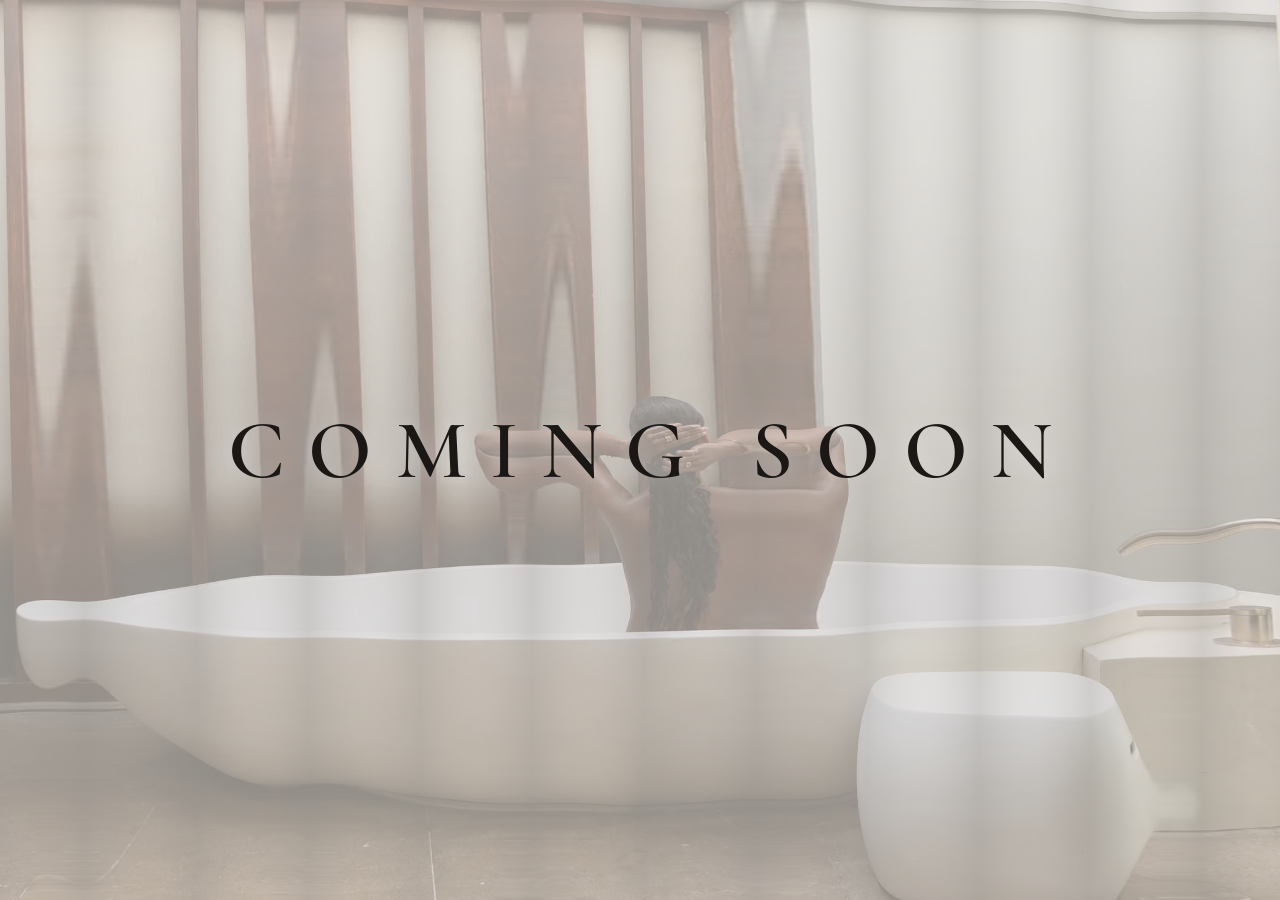
<file: products/rms-frames/index.html>
<!doctype html>
<html lang="en">
<head>
<meta charset="utf-8" />
<meta name="viewport" content="width=device-width,initial-scale=1" />
<title>RMS Frames — Related Motion Studio</title>
<link rel="preconnect" href="https://fonts.googleapis.com" />
<link rel="preconnect" href="https://fonts.gstatic.com" crossorigin />
<link href="https://fonts.googleapis.com/css2?family=Cormorant+Garamond:wght@300;600&display=swap" rel="stylesheet" />
<style>
  *, *::before, *::after { box-sizing: border-box; margin: 0; padding: 0; }

  html, body {
    height: 100%;
    overflow: hidden;
    background: #070605;
    -webkit-font-smoothing: antialiased;
  }

  /* WebGL canvas fills the viewport */
  #c {
    position: fixed;
    inset: 0;
    width: 100%;
    height: 100%;
    display: block;
  }

  /* Text sits above canvas */
  .stage {
    position: fixed;
    inset: 0;
    z-index: 2;
    display: flex;
    align-items: center;
    justify-content: center;
    pointer-events: none;
  }

  h1 {
    font-family: "Cormorant Garamond", "Times New Roman", serif;
    font-weight: 600;
    font-size: clamp(28px, 6.5vw, 108px);
    letter-spacing: 0.28em;
    text-indent: 0.28em; /* optical shift for tracking */
    text-transform: uppercase;
    color: #1a1714;
    white-space: nowrap;
    /* Subtle shadow for depth against the frosted surface */
    text-shadow: 0 1px 20px rgba(255,255,255,0.3);
    opacity: 0;
    animation: appear 1.4s cubic-bezier(0.22,1,0.36,1) 0.6s forwards;
  }

  @keyframes appear {
    from { opacity: 0; }
    to   { opacity: 1; }
  }

  /* Fallback for no-WebGL browsers */
  .no-webgl {
    position: fixed;
    inset: 0;
    background:
      radial-gradient(ellipse 100% 80% at 60% 40%, #1a1410 0%, #070605 70%);
  }
</style>
</head>
<body>

<canvas id="c"></canvas>

<div class="stage">
  <h1>Coming Soon</h1>
</div>

<script>
/* ═══════════════════════════════════════════════════════════════════════
   CONFIGURATION
   ─────────────────────────────────────────────────────────────────────
   Drop your background images in:  products/rms-frames/assets/
   Add as many paths as you like. Images cycle automatically.
═══════════════════════════════════════════════════════════════════════ */
const IMAGES = [
  'assets/bg1.webp',
  'assets/bg2.webp',
  'assets/bg3.webp',
  'assets/bg4.webp',
  'assets/bg5.webp',
];

const SLIDE_MS = 6000;   /* how long each image stays visible   */
const FADE_MS  = 1800;   /* crossfade duration between images   */

/* ═══════════════════════════════════════════════════════════════════════
   WEBGL SETUP
═══════════════════════════════════════════════════════════════════════ */

const canvas = document.getElementById('c');
const gl     = canvas.getContext('webgl', { alpha: false, antialias: false })
            || canvas.getContext('experimental-webgl', { alpha: false });

if (!gl) {
  /* No WebGL — show dark gradient fallback */
  const fb = document.createElement('div');
  fb.className = 'no-webgl';
  document.body.prepend(fb);
} else {
  boot();
}

function boot() {

  /* ── Vertex shader: fullscreen triangle strip ─────────────────────── */
  const VS = `
    attribute vec2 a_pos;
    varying   vec2 v_uv;
    void main() {
      v_uv        = a_pos * 0.5 + 0.5;
      v_uv.y      = 1.0 - v_uv.y;        /* flip Y so images render upright */
      gl_Position = vec4(a_pos, 0.0, 1.0);
    }
  `;

  /* ── Fragment shader: reed-glass ripple + crossfade ──────────────── */
  const FS = `
    precision highp float;

    uniform sampler2D u_texA;   /* current image  */
    uniform sampler2D u_texB;   /* next image     */
    uniform float     u_alpha;  /* crossfade 0→1  */
    uniform float     u_time;   /* elapsed seconds */

    varying vec2 v_uv;

    void main() {
      /* ── Reed-glass distortion parameters ──
         Tune here to change the look of the ripple. */
      float freq   = 36.0;   /* stripe density  — higher = more columns  */
      float amp    = 0.028;  /* warp strength   — higher = more distorted */
      float speed  = 0.28;   /* wave speed      — lower = slower, dreamier */

      /* Primary wave + a second harmonic for organic, non-mechanical feel */
      float wave =
          sin(v_uv.x * freq           + u_time * speed)        * amp
        + sin(v_uv.x * freq * 1.82    + u_time * speed * 0.6)  * amp * 0.28;

      vec2 uv = vec2(v_uv.x + wave, v_uv.y);

      /* ── Lens-edge darkening (the dark lines between glass ridges) ──
         Darkens where the sine wave crosses zero — matching the look
         of light bending at the edge of each lenticular column. */
      float lens  = abs(sin(v_uv.x * freq + u_time * speed));
      float edge  = lens * 0.22 + 0.78;   /* max 22% darkening at edges */

      /* ── Sample both images through the same warp ── */
      vec4 colA = texture2D(u_texA, uv);
      vec4 colB = texture2D(u_texB, uv);

      vec4 col = mix(colA, colB, u_alpha);
      col.rgb  *= edge;

      /* ── Frosted glass overlay ──────────────────────────────────────
         Mix the image with a warm milky white so it reads like light
         passing through ribbed frosted glass — image is there but
         ghosted, not fully legible. 0.0 = clear · 1.0 = opaque white */
      vec3 frost = vec3(0.91, 0.89, 0.86);   /* warm off-white          */
      col.rgb = mix(col.rgb, frost, 0.62);    /* 62% frosted             */

      gl_FragColor = col;
    }
  `;

  /* ── Compile helpers ─────────────────────────────────────────────── */
  function makeShader(type, src) {
    const s = gl.createShader(type);
    gl.shaderSource(s, src);
    gl.compileShader(s);
    return s;
  }

  const prog = gl.createProgram();
  gl.attachShader(prog, makeShader(gl.VERTEX_SHADER,   VS));
  gl.attachShader(prog, makeShader(gl.FRAGMENT_SHADER, FS));
  gl.linkProgram(prog);
  gl.useProgram(prog);

  /* ── Fullscreen quad (-1 to 1 in X and Y) ───────────────────────── */
  const buf = gl.createBuffer();
  gl.bindBuffer(gl.ARRAY_BUFFER, buf);
  gl.bufferData(gl.ARRAY_BUFFER,
    new Float32Array([-1,-1,  1,-1,  -1,1,  1,1]), gl.STATIC_DRAW);

  const aPos = gl.getAttribLocation(prog, 'a_pos');
  gl.enableVertexAttribArray(aPos);
  gl.vertexAttribPointer(aPos, 2, gl.FLOAT, false, 0, 0);

  /* ── Uniform locations ───────────────────────────────────────────── */
  const uTexA  = gl.getUniformLocation(prog, 'u_texA');
  const uTexB  = gl.getUniformLocation(prog, 'u_texB');
  const uAlpha = gl.getUniformLocation(prog, 'u_alpha');
  const uTime  = gl.getUniformLocation(prog, 'u_time');

  /* ── Texture helpers ─────────────────────────────────────────────── */
  function makeTex() {
    const t = gl.createTexture();
    gl.bindTexture(gl.TEXTURE_2D, t);
    gl.texParameteri(gl.TEXTURE_2D, gl.TEXTURE_WRAP_S, gl.CLAMP_TO_EDGE);
    gl.texParameteri(gl.TEXTURE_2D, gl.TEXTURE_WRAP_T, gl.CLAMP_TO_EDGE);
    gl.texParameteri(gl.TEXTURE_2D, gl.TEXTURE_MIN_FILTER, gl.LINEAR);
    gl.texParameteri(gl.TEXTURE_2D, gl.TEXTURE_MAG_FILTER, gl.LINEAR);
    /* Start with the brand dark color so there's no white flash */
    gl.texImage2D(gl.TEXTURE_2D, 0, gl.RGBA, 1, 1, 0, gl.RGBA,
      gl.UNSIGNED_BYTE, new Uint8Array([7, 6, 5, 255]));
    return t;
  }

  function upload(tex, imgEl) {
    gl.bindTexture(gl.TEXTURE_2D, tex);
    gl.texImage2D(gl.TEXTURE_2D, 0, gl.RGBA, gl.RGBA, gl.UNSIGNED_BYTE, imgEl);
  }

  const textures = [makeTex(), makeTex()];

  /* ── Image loading ───────────────────────────────────────────────── */
  const pool = []; /* successfully-loaded Image elements */

  function loadImg(src) {
    return new Promise(resolve => {
      const img    = new Image();
      img.onload   = () => resolve(img);
      img.onerror  = () => resolve(null); /* skip missing files silently */
      img.src      = src;
    });
  }

  /* ── Slide state ─────────────────────────────────────────────────── */
  let slot   = 0;           /* which textures[] index is "current"   */
  let imgIdx = 0;           /* which pool[] element is showing       */
  let alpha  = 0;           /* crossfade progress 0→1               */
  let phase  = 'showing';   /* 'showing' | 'fading'                  */
  let phaseT = 0;           /* performance.now() when phase started  */

  /* ── Resize ──────────────────────────────────────────────────────── */
  function resize() {
    canvas.width  = (window.innerWidth  * devicePixelRatio) | 0;
    canvas.height = (window.innerHeight * devicePixelRatio) | 0;
    gl.viewport(0, 0, canvas.width, canvas.height);
  }
  window.addEventListener('resize', resize);
  resize();

  /* ── Render loop ─────────────────────────────────────────────────── */
  function draw(now) {
    const t  = now * 0.001;
    const dt = now - phaseT;

    /* ── Slideshow timing (only when we have multiple images) ── */
    if (pool.length > 1) {

      if (phase === 'showing' && dt > SLIDE_MS) {
        /* Upload the NEXT image into the inactive texture slot */
        const nextIdx = (imgIdx + 1) % pool.length;
        upload(textures[1 - slot], pool[nextIdx]);
        phase  = 'fading';
        phaseT = now;
      }

      if (phase === 'fading') {
        alpha = Math.min(dt / FADE_MS, 1.0);
        if (alpha >= 1.0) {
          imgIdx = (imgIdx + 1) % pool.length;
          slot   = 1 - slot;
          alpha  = 0.0;
          phase  = 'showing';
          phaseT = now;
        }
      }
    }

    /* ── Set shader uniforms ── */
    gl.uniform1i(uTexA,  0);
    gl.uniform1i(uTexB,  1);
    gl.uniform1f(uAlpha, alpha);
    gl.uniform1f(uTime,  t);

    /* ── Bind textures to the two units ── */
    gl.activeTexture(gl.TEXTURE0);
    gl.bindTexture(gl.TEXTURE_2D, textures[slot]);
    gl.activeTexture(gl.TEXTURE1);
    gl.bindTexture(gl.TEXTURE_2D, textures[1 - slot]);

    gl.drawArrays(gl.TRIANGLE_STRIP, 0, 4);
    requestAnimationFrame(draw);
  }

  /* ── Bootstrap: load images then start ───────────────────────────── */
  Promise.all(IMAGES.map(loadImg)).then(results => {
    results.forEach(img => { if (img) pool.push(img); });

    if (pool.length > 0) {
      upload(textures[0], pool[0]);
    }
    if (pool.length > 1) {
      upload(textures[1], pool[1]); /* pre-load next so first fade is instant */
    }

    phaseT = performance.now();
    requestAnimationFrame(draw);
  });
}
</script>
</body>
</html>
</file>
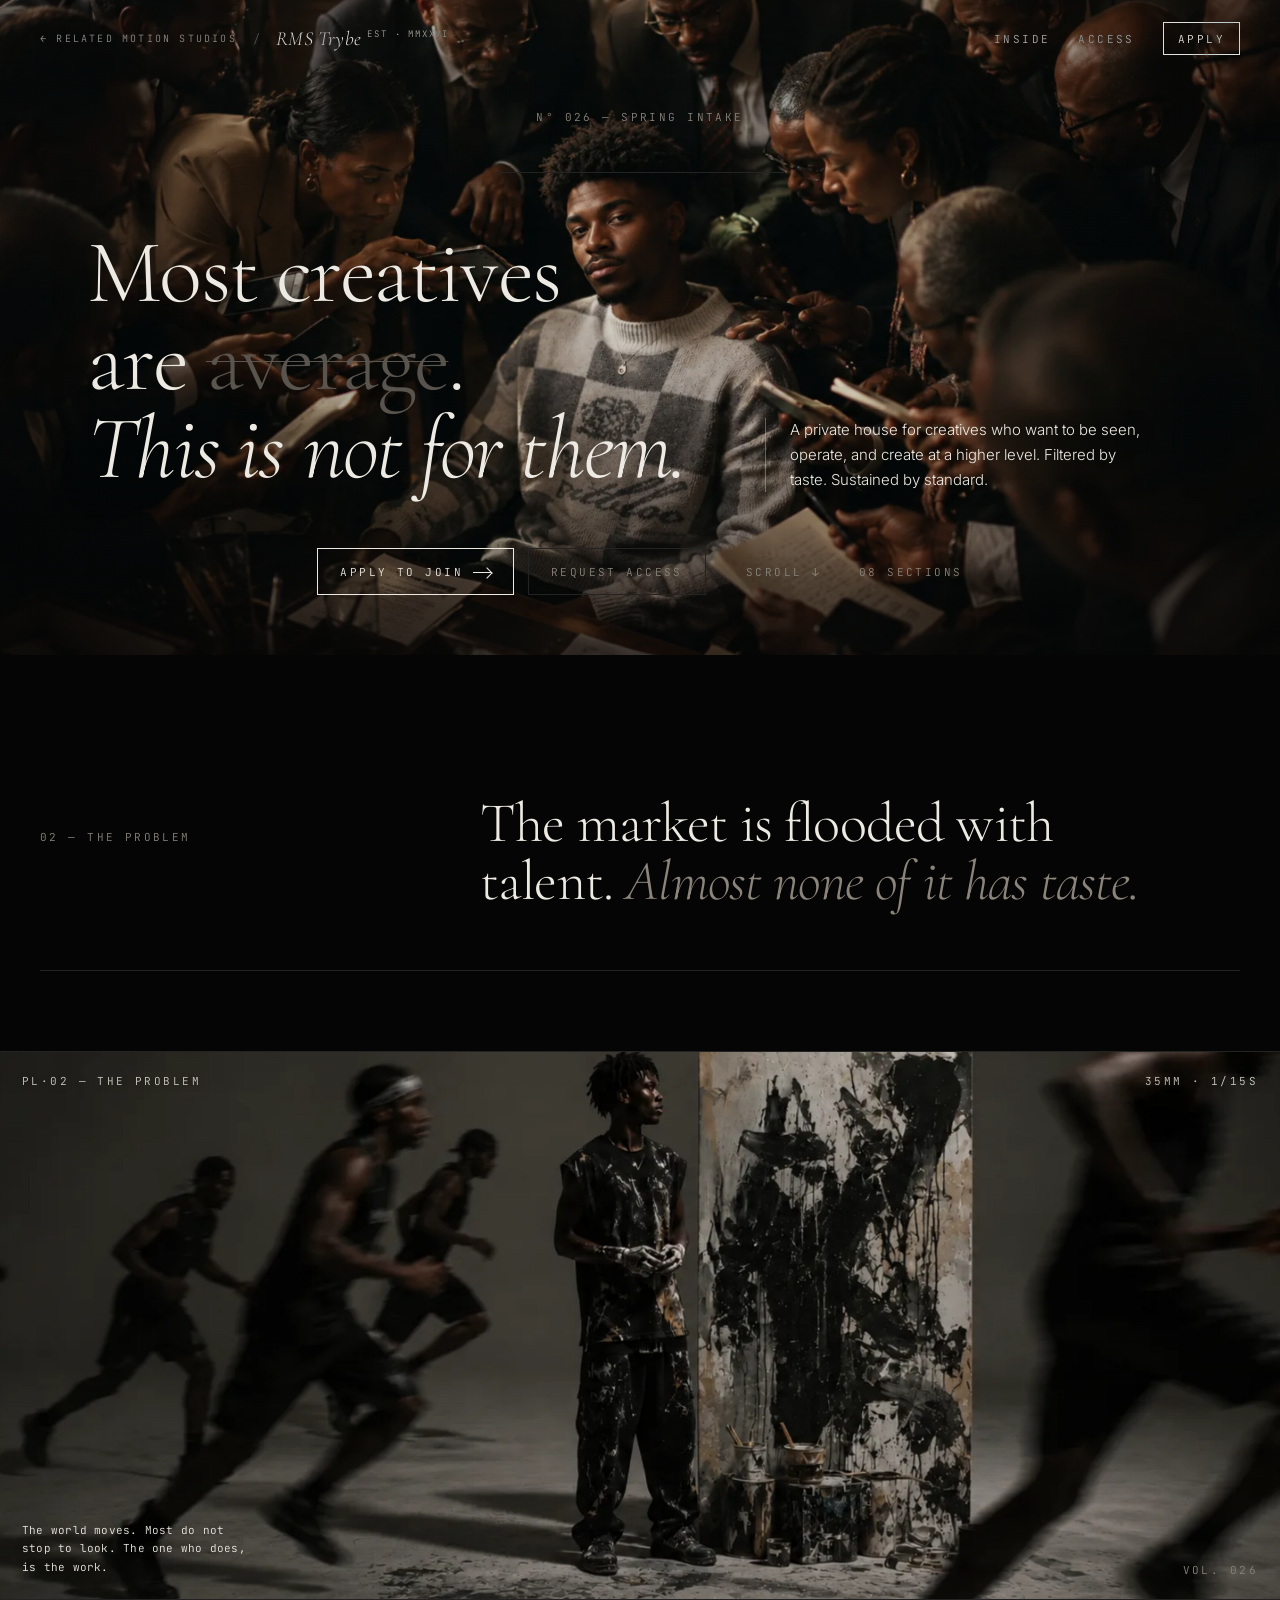
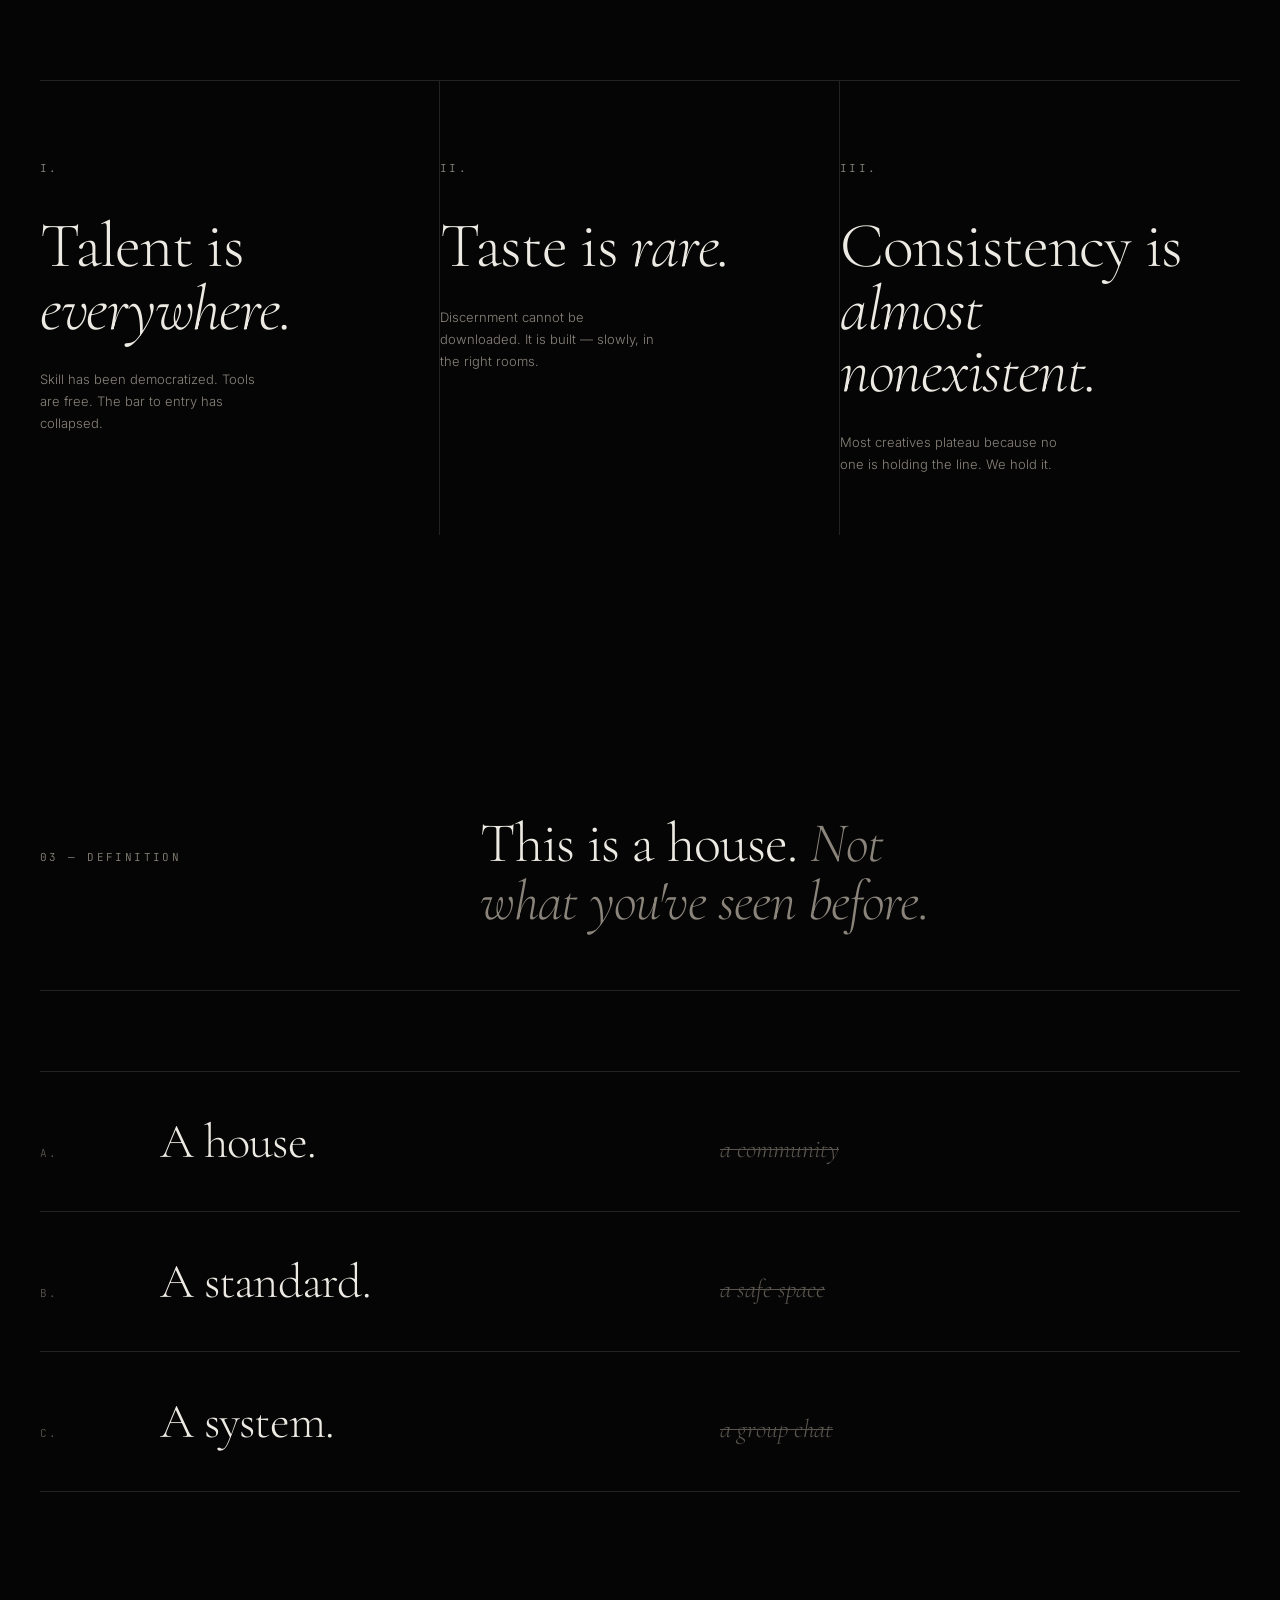
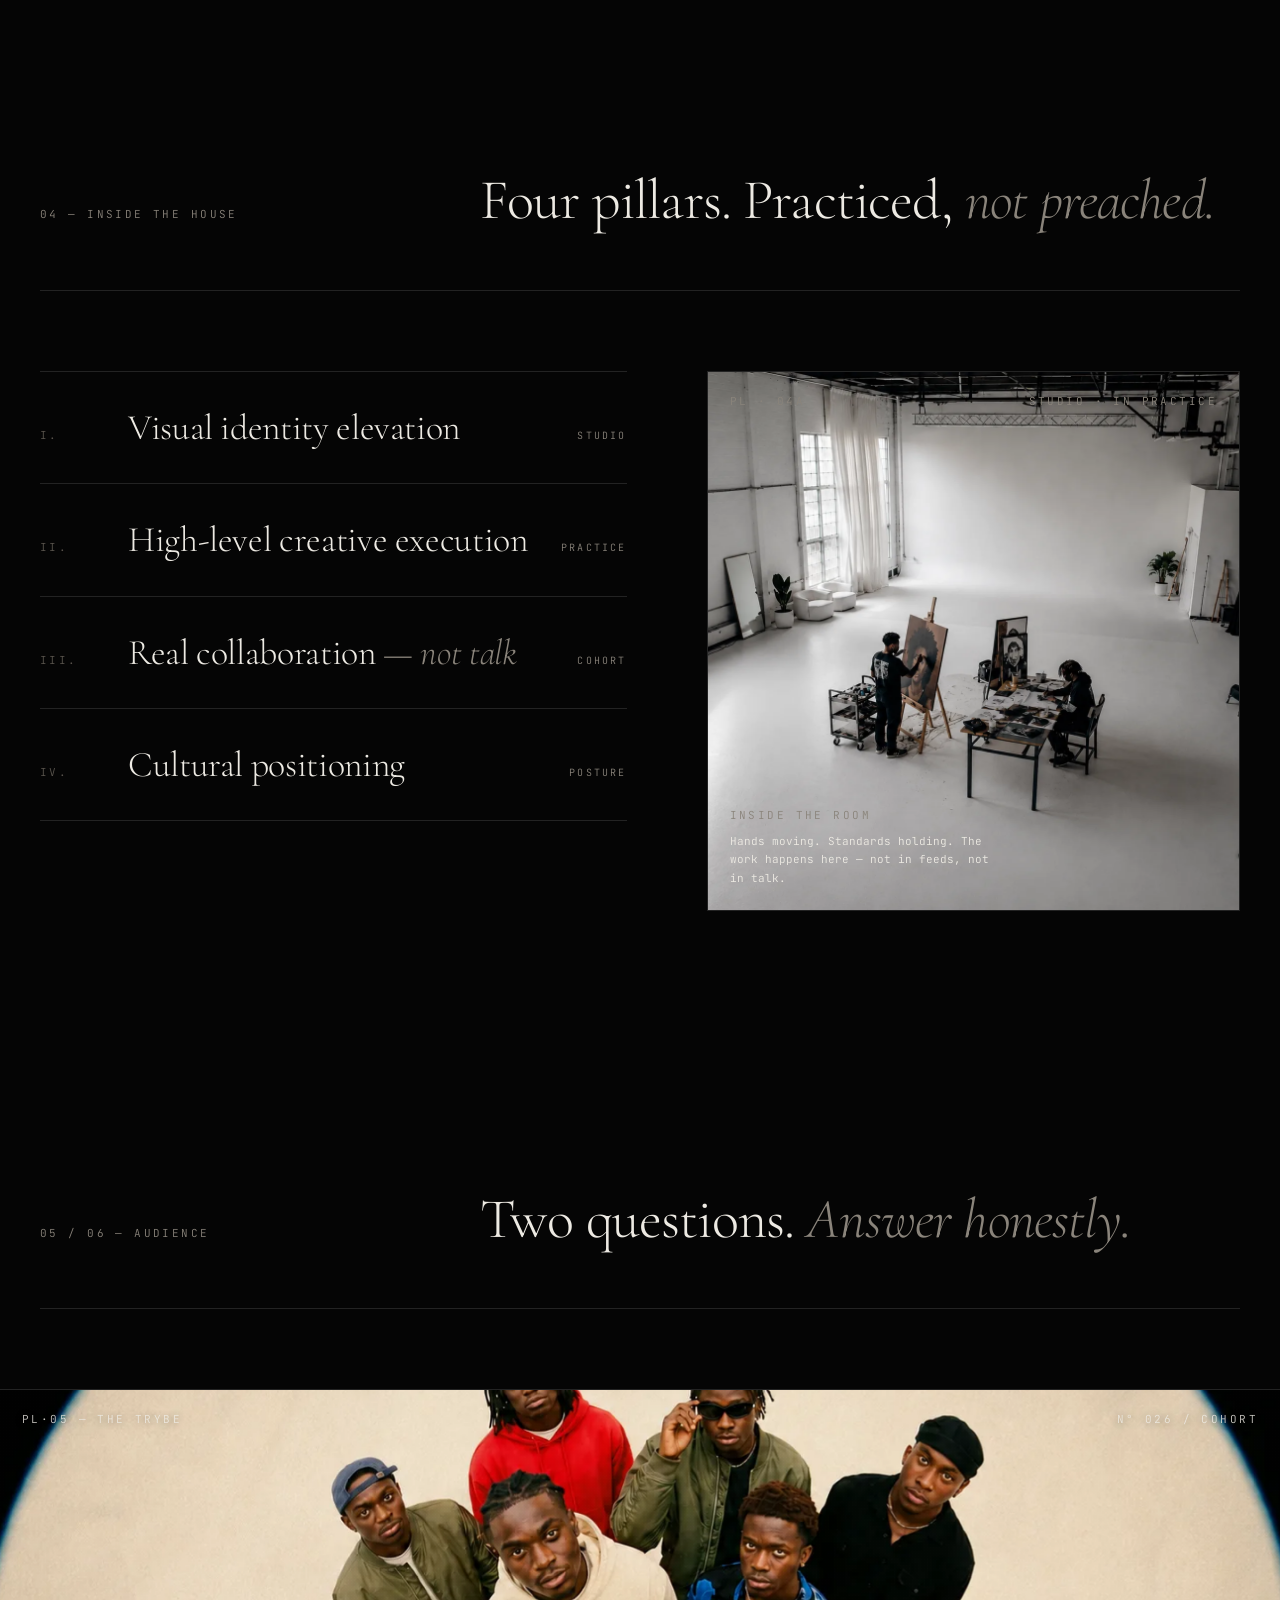
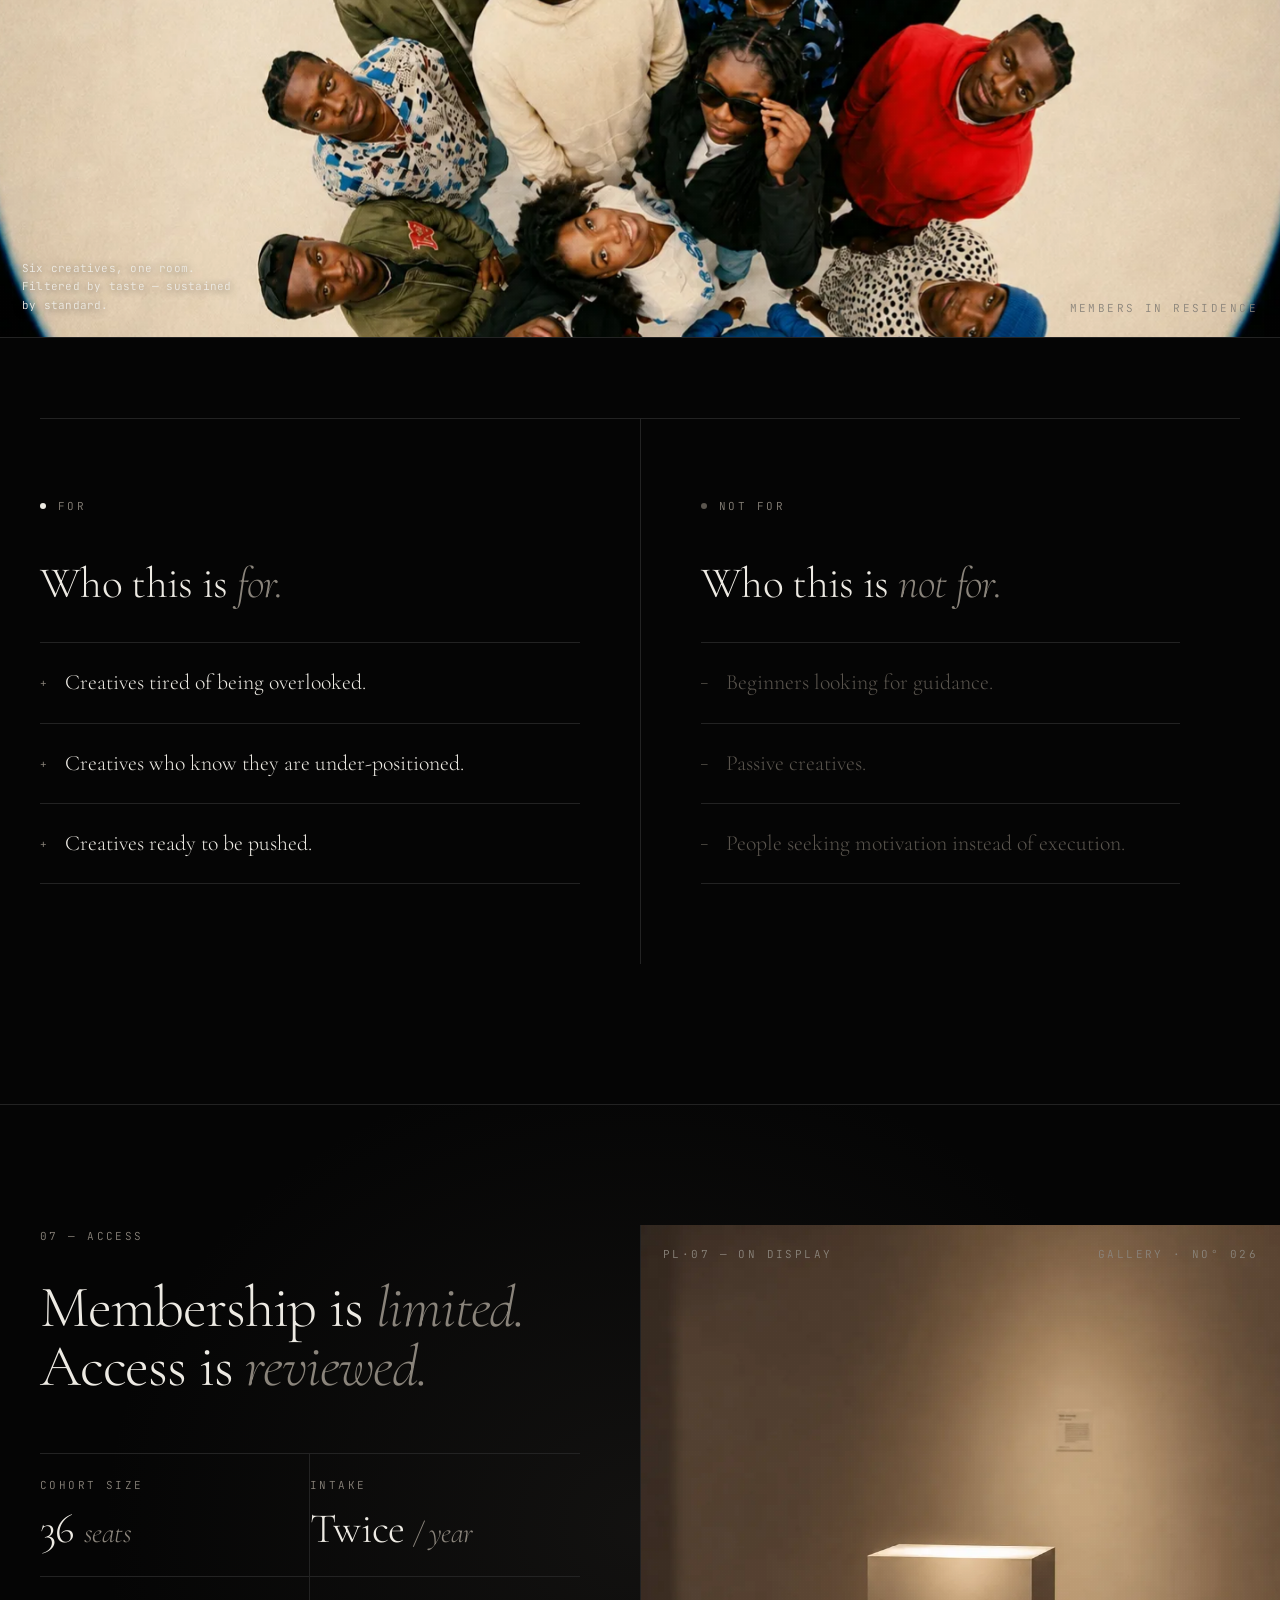
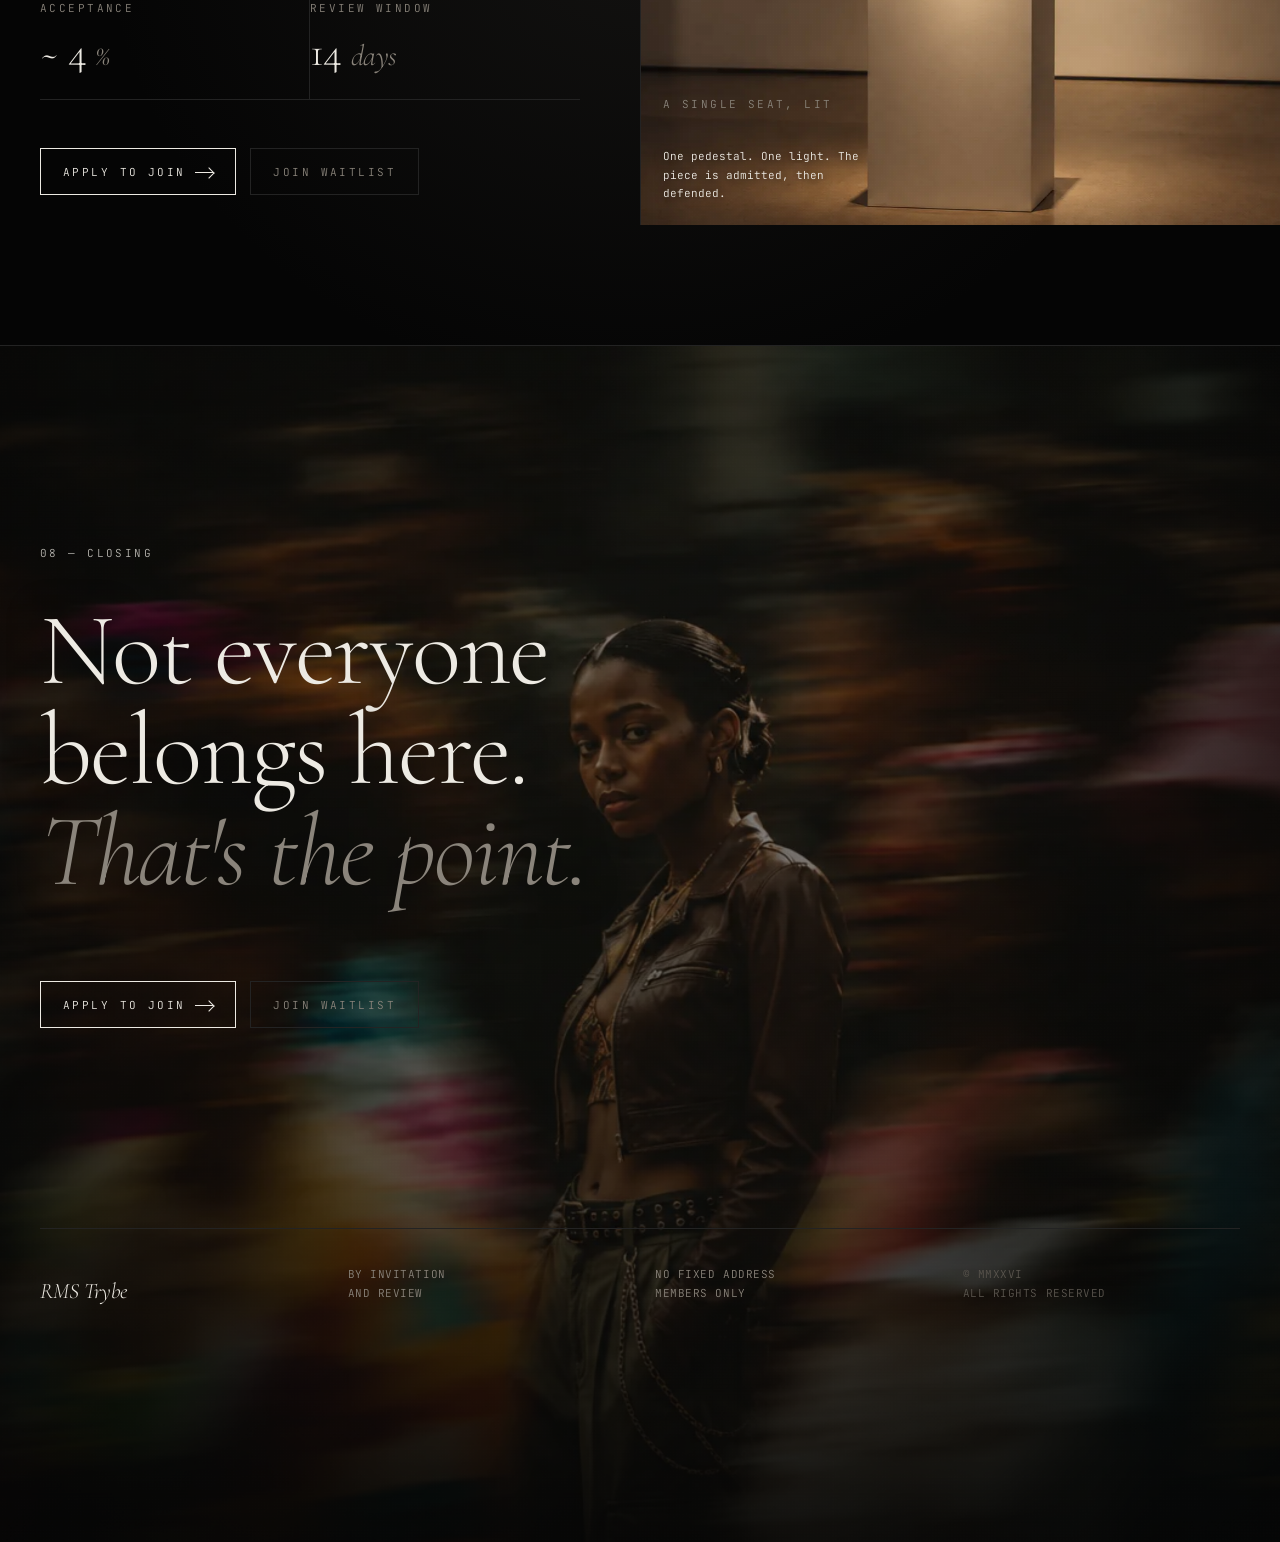
<file: products/rms-trybe/index.html>
<!doctype html>
<html lang="en">
<head>
<meta charset="utf-8" />
<meta name="viewport" content="width=device-width,initial-scale=1" />
<title>RMS Trybe — A private creative house</title>
<link rel="preconnect" href="https://fonts.googleapis.com">
<link rel="preconnect" href="https://fonts.gstatic.com" crossorigin>
<link href="https://fonts.googleapis.com/css2?family=Cormorant+Garamond:ital,wght@0,300;0,400;0,500;1,300;1,400&family=Inter:wght@300;400;500;600&family=JetBrains+Mono:wght@400;500&display=swap" rel="stylesheet">
<style>
  :root {
    --vanta: #050505;
    --char:  #0E0E0E;
    --graph: #16161699;
    --line:  #232323;
    --bone:  #EDEAE3;
    --mute:  #8A847B;
    --dim:   #5A554E;
    --ember: #B14A2C;     /* reserved accent — used only on CTA hover */
    --serif: "Cormorant Garamond", "Times New Roman", serif;
    --sans:  "Inter", system-ui, sans-serif;
    --mono:  "JetBrains Mono", ui-monospace, monospace;
  }
  * { box-sizing: border-box; margin: 0; padding: 0; }
  html, body { background: var(--vanta); color: var(--bone); }
  body {
    font-family: var(--sans);
    font-weight: 300;
    -webkit-font-smoothing: antialiased;
    text-rendering: optimizeLegibility;
    overflow-x: hidden;
  }
  ::selection { background: var(--bone); color: var(--vanta); }

  /* ---------- shared ---------- */
  .shell { max-width: 1320px; margin: 0 auto; padding: 0 40px; }
  @media (max-width: 720px) { .shell { padding: 0 22px; } }

  .meta {
    font-family: var(--mono);
    font-size: 11px;
    letter-spacing: 0.22em;
    text-transform: uppercase;
    color: var(--mute);
  }
  .rule { height: 1px; background: var(--line); width: 100%; }

  section { position: relative; }

  /* fade-in primitive */
  .rise { opacity: 0; transform: translateY(14px); transition: opacity 1.2s ease, transform 1.2s cubic-bezier(.2,.7,.2,1); transition-delay: var(--d, 0ms); }
  .rise.in { opacity: 1; transform: none; }

  /* ---------- top nav ---------- */
  .nav {
    position: fixed; top: 0; left: 0; right: 0; z-index: 50;
    display: flex; justify-content: space-between; align-items: center;
    padding: 22px 40px;
    mix-blend-mode: difference;  /* keeps nav legible over any tone */
    color: #EDEAE3;
  }
  .nav .mark {
    font-family: var(--serif);
    font-style: italic;
    font-size: 20px;
    letter-spacing: 0.02em;
    line-height: 1;
  }
  .nav .mark sup { font-family: var(--mono); font-style: normal; font-size: 9px; letter-spacing: 0.2em; vertical-align: super; opacity: .7; margin-left: 6px; }
  .nav .mark-group { display: flex; align-items: center; gap: 16px; min-width: 0; }
  .nav .back {
    font-family: var(--mono);
    font-size: 10px;
    letter-spacing: 0.22em;
    text-transform: uppercase;
    color: inherit;
    text-decoration: none;
    opacity: 0.6;
    white-space: nowrap;
    transition: opacity 200ms ease;
  }
  .nav .back:hover { opacity: 1; }
  .nav .sep { font-family: var(--mono); opacity: 0.3; font-size: 12px; }
  @media (max-width: 720px) {
    .nav .back { font-size: 9px; letter-spacing: 0.18em; }
    .nav .sep { display: none; }
    .nav .back .full { display: none; }
  }
  .nav-right { display: flex; gap: 28px; align-items: center; }
  .nav-right a {
    font-family: var(--mono); font-size: 11px; letter-spacing: 0.22em; text-transform: uppercase;
    color: inherit; text-decoration: none; opacity: .75;
  }
  .nav-right a:hover { opacity: 1; }
  @media (max-width: 720px) {
    .nav { padding: 18px 22px; }
    .nav-right a:not(.cta-mini) { display: none; }
  }
  .cta-mini {
    border: 1px solid currentColor;
    padding: 9px 14px 8px;
    opacity: 1 !important;
  }

  /* ---------- hero ---------- */
  .hero {
    min-height: 64vh;
    padding: 110px 0 60px;
    display: grid;
    grid-template-rows: auto 1fr auto;
    position: relative;
    overflow: hidden;
  }
  @media (min-width: 1100px) {
    .hero { min-height: 620px; }
  }
  .hero-art {
    position: absolute; inset: 0; z-index: 0;
    background-image: url('assets/hero.webp');
    background-size: cover;
    background-position: center 35%;
    background-repeat: no-repeat;
    background-color: var(--vanta);
    transform: scale(1.04);
    animation: heroKenBurns 18s ease-in-out infinite alternate;
    will-change: transform;
  }
  @keyframes heroKenBurns {
    from { transform: scale(1.02) translate3d(-0.5%, -0.5%, 0); }
    to   { transform: scale(1.08) translate3d(0.8%, 0.6%, 0); }
  }
  @media (prefers-reduced-motion: reduce) {
    .hero-art { animation: none; transform: none; }
    .plate, .plate-bg, .access-figure, .access-figure .fig-bg { transition: none !important; clip-path: none !important; transform: none !important; }
  }
  .hero-art::before {
    /* lighter tonal grade — keeps text legible without crushing the photo */
    content: "";
    position: absolute; inset: 0;
    background:
      linear-gradient(180deg, rgba(5,5,5,0.25) 0%, rgba(5,5,5,0.05) 35%, rgba(5,5,5,0.15) 70%, rgba(5,5,5,0.7) 100%),
      linear-gradient(90deg, rgba(5,5,5,0.45) 0%, rgba(5,5,5,0) 30%, rgba(5,5,5,0) 70%, rgba(5,5,5,0.45) 100%);
    pointer-events: none;
  }
  .hero-art::after {
    /* fine film grain */
    content: "";
    position: absolute; inset: -50%;
    background-image: radial-gradient(circle at center, rgba(255,255,255,0.035) 0.5px, transparent 0.6px);
    background-size: 3px 3px;
    mix-blend-mode: overlay;
    opacity: .8;
    pointer-events: none;
  }
  .hero-top {
    position: relative; z-index: 2;
    display: flex; justify-content: space-between; align-items: flex-end;
    padding-bottom: 48px;
    border-bottom: 1px solid var(--line);
  }
  .hero-top .meta-block { max-width: 280px; }
  .hero-top .meta-block p { color: var(--mute); font-size: 12px; line-height: 1.7; margin-top: 10px; font-family: var(--sans); letter-spacing: 0; text-transform: none; }

  .hero-mid {
    position: relative; z-index: 2;
    display: grid;
    grid-template-columns: 1.4fr 1fr;
    gap: 80px;
    align-items: end;
    padding-top: 56px;
  }
  .hero h1 {
    font-family: var(--serif);
    font-weight: 300;
    font-size: clamp(40px, 7vw, 104px);
    line-height: 0.98;
    letter-spacing: -0.02em;
    text-wrap: balance;
    text-shadow: 0 2px 40px rgba(0,0,0,0.6);
  }
  .hero h1 em {
    font-style: italic;
    color: var(--bone);
  }
  .hero h1 .strike {
    color: var(--dim);
    text-decoration: line-through;
    text-decoration-thickness: 1px;
    text-decoration-color: var(--dim);
  }
  .hero-sub {
    color: var(--bone);
    font-size: 15px;
    line-height: 1.65;
    max-width: 380px;
    border-left: 1px solid rgba(237,234,227,0.35);
    padding-left: 24px;
    text-shadow: 0 2px 20px rgba(0,0,0,0.6);
  }
  .hero-bottom {
    position: relative; z-index: 2;
    display: flex; justify-content: space-between; align-items: center;
    padding-top: 56px;
    gap: 40px;
  }
  .ctas { display: flex; gap: 14px; flex-wrap: wrap; }
  @media (max-width: 720px) {
    .hero-top { flex-direction: column; align-items: flex-start; gap: 28px; padding-bottom: 56px; }
    .hero-mid { grid-template-columns: 1fr; gap: 32px; padding-top: 56px; }
    .hero-sub { max-width: none; }
    .hero-bottom { flex-direction: column; align-items: flex-start; padding-top: 56px; }
  }

  /* ---------- buttons ---------- */
  .btn {
    display: inline-flex; align-items: center; gap: 10px;
    font-family: var(--mono);
    font-size: 11px;
    letter-spacing: 0.22em;
    text-transform: uppercase;
    color: var(--bone);
    text-decoration: none;
    padding: 16px 22px 15px;
    border: 1px solid var(--bone);
    background: transparent;
    cursor: pointer;
    transition: background .5s ease, color .5s ease, border-color .5s ease, padding .5s ease;
  }
  .btn .arr {
    width: 18px; height: 1px; background: currentColor; position: relative; transition: width .5s ease;
  }
  .btn .arr::after {
    content: ""; position: absolute; right: 0; top: -3px;
    width: 7px; height: 7px;
    border-top: 1px solid currentColor;
    border-right: 1px solid currentColor;
    transform: rotate(45deg);
  }
  .btn:hover { background: var(--bone); color: var(--vanta); }
  .btn:hover .arr { width: 28px; }
  .btn.ghost { border-color: var(--line); color: var(--mute); }
  .btn.ghost:hover { background: transparent; color: var(--bone); border-color: var(--bone); }

  /* ---------- generic section frame ---------- */
  .section-pad { padding: 140px 0; }
  @media (max-width: 720px) { .section-pad { padding: 96px 0; } }
  .section-head {
    display: grid;
    grid-template-columns: 1fr 2fr;
    gap: 60px;
    align-items: baseline;
    padding-bottom: 60px;
    border-bottom: 1px solid var(--line);
    margin-bottom: 80px;
  }
  .section-head h2 {
    font-family: var(--serif);
    font-weight: 300;
    font-size: clamp(34px, 4.4vw, 64px);
    line-height: 1.02;
    letter-spacing: -0.015em;
    text-wrap: balance;
  }
  .section-head h2 em { font-style: italic; color: var(--mute); }
  @media (max-width: 720px) {
    .section-head { grid-template-columns: 1fr; gap: 22px; padding-bottom: 32px; margin-bottom: 48px; }
  }

  /* ---------- shared cinematic plate ---------- */
  .plate {
    position: relative;
    width: 100vw;
    margin-left: calc(50% - 50vw);
    aspect-ratio: 21 / 9;
    background-color: var(--char);
    margin-bottom: 80px;
    overflow: hidden;
    border-top: 1px solid var(--line);
    border-bottom: 1px solid var(--line);
    clip-path: inset(6% 8% 6% 8%);
    transition: clip-path 1.4s cubic-bezier(.22,.7,.18,1);
  }
  .plate.in { clip-path: inset(0% 0% 0% 0%); }
  .plate-bg {
    position: absolute;
    inset: -6%;
    background-size: cover;
    background-repeat: no-repeat;
    background-position: center;
    will-change: transform;
    transform: scale(1.18) translate3d(0, var(--py, 0px), 0);
    transition: transform 1.6s cubic-bezier(.22,.7,.18,1);
  }
  .plate.in .plate-bg {
    transform: scale(1.04) translate3d(0, var(--py, 0px), 0);
  }
  .plate::after {
    /* film grain */
    content: "";
    position: absolute; inset: -50%;
    background-image: radial-gradient(circle at center, rgba(255,255,255,0.025) 0.5px, transparent 0.6px);
    background-size: 3px 3px;
    mix-blend-mode: overlay;
    opacity: .7;
    pointer-events: none;
  }
  .plate .plate-meta {
    position: absolute;
    top: 22px; left: max(22px, calc(50vw - 660px + 40px)); right: max(22px, calc(50vw - 660px + 40px));
    display: flex;
    justify-content: space-between;
    align-items: flex-start;
    pointer-events: none;
    z-index: 2;
  }
  .plate .plate-meta .meta { color: var(--bone); opacity: .85; text-shadow: 0 1px 8px rgba(0,0,0,0.6); }
  .plate .plate-meta, .plate .plate-caption {
    opacity: 0; transform: translateY(8px);
    transition: opacity 1s ease, transform 1s cubic-bezier(.22,.7,.18,1);
    transition-delay: 600ms;
  }
  .plate.in .plate-meta, .plate.in .plate-caption { opacity: 1; transform: none; }
  .plate .plate-caption {
    position: absolute;
    left: max(22px, calc(50vw - 660px + 40px));
    right: max(22px, calc(50vw - 660px + 40px));
    bottom: 22px;
    z-index: 2;
    display: flex; justify-content: space-between; align-items: flex-end;
    gap: 40px;
    pointer-events: none;
  }
  .plate .plate-caption p {
    font-family: var(--mono);
    font-size: 11px;
    letter-spacing: 0.02em;
    line-height: 1.7;
    color: var(--bone);
    max-width: 32ch;
    text-shadow: 0 1px 8px rgba(0,0,0,0.7);
  }
  .plate .plate-caption .meta { color: var(--mute); align-self: flex-end; }
  @media (max-width: 720px) {
    .plate { aspect-ratio: 4 / 5; margin-bottom: 48px; }
    .plate .plate-caption { flex-direction: column; align-items: flex-start; gap: 14px; }
  }

  /* ---------- 02 problem ---------- */
  .problem {
    background: var(--vanta);
  }
  .problem-grid {
    display: grid;
    grid-template-columns: repeat(3, 1fr);
    gap: 0;
    border-top: 1px solid var(--line);
  }
  .problem-cell {
    padding: 80px 30px 60px 0;
    border-right: 1px solid var(--line);
    position: relative;
  }
  .problem-cell:last-child { border-right: none; }
  .problem-cell .meta { margin-bottom: 40px; }
  .problem-cell h3 {
    font-family: var(--serif);
    font-weight: 300;
    font-size: clamp(38px, 5vw, 72px);
    line-height: 0.98;
    letter-spacing: -0.02em;
  }
  .problem-cell h3 em { font-style: italic; }
  .problem-cell p { color: var(--mute); font-size: 13px; line-height: 1.7; margin-top: 28px; max-width: 28ch; }
  @media (max-width: 720px) {
    .problem-grid { grid-template-columns: 1fr; }
    .problem-cell { padding: 48px 0; border-right: none; border-bottom: 1px solid var(--line); }
    .problem-cell:last-child { border-bottom: none; }
  }

  /* ---------- 03 what this is ---------- */
  .stmt-list { display: grid; gap: 0; border-top: 1px solid var(--line); }
  .stmt {
    display: grid;
    grid-template-columns: 80px 1fr 1fr;
    align-items: baseline;
    gap: 40px;
    padding: 44px 0;
    border-bottom: 1px solid var(--line);
  }
  .stmt .num { font-family: var(--mono); font-size: 11px; letter-spacing: 0.22em; color: var(--dim); }
  .stmt .is {
    font-family: var(--serif);
    font-weight: 300;
    font-size: clamp(28px, 3.8vw, 52px);
    line-height: 1.05;
    letter-spacing: -0.015em;
  }
  .stmt .isnt {
    font-family: var(--serif);
    font-style: italic;
    font-weight: 300;
    font-size: clamp(20px, 2vw, 26px);
    color: var(--dim);
    line-height: 1.3;
    text-decoration: line-through;
    text-decoration-thickness: 1px;
    text-decoration-color: var(--dim);
  }
  @media (max-width: 720px) {
    .stmt { grid-template-columns: 1fr; gap: 8px; padding: 32px 0; }
    .stmt .num { order: -1; }
  }

  /* ---------- 04 inside ---------- */
  .inside {
    position: relative;
  }
  .inside-grid {
    display: grid;
    grid-template-columns: 1.1fr 1fr;
    gap: 80px;
    align-items: stretch;
  }
  .inside-list { display: flex; flex-direction: column; }
  .inside-row {
    display: grid;
    grid-template-columns: 60px 1fr auto;
    gap: 28px;
    align-items: baseline;
    padding: 36px 0;
    border-bottom: 1px solid var(--line);
  }
  .inside-row:first-child { border-top: 1px solid var(--line); }
  .inside-row .n { font-family: var(--mono); font-size: 11px; letter-spacing: 0.22em; color: var(--dim); }
  .inside-row .label {
    font-family: var(--serif);
    font-weight: 300;
    font-size: clamp(26px, 2.8vw, 38px);
    line-height: 1.1;
    letter-spacing: -0.01em;
  }
  .inside-row .tag { font-family: var(--mono); font-size: 10px; letter-spacing: 0.22em; color: var(--mute); text-transform: uppercase; }

  .placeholder {
    position: relative;
    background: var(--char);
    border: 1px solid var(--line);
    min-height: 540px;
    display: flex;
    flex-direction: column;
    justify-content: space-between;
    padding: 22px;
    overflow: hidden;
  }
  .placeholder::before {
    content: "";
    position: absolute; inset: 0;
    background-image: repeating-linear-gradient(
      135deg,
      rgba(237,234,227,0.025) 0 1px,
      transparent 1px 14px
    );
  }
  .placeholder.has-image::before {
    background-image: linear-gradient(180deg, rgba(0,0,0,0.45) 0%, rgba(0,0,0,0.15) 35%, rgba(0,0,0,0.0) 55%, rgba(0,0,0,0.55) 100%);
  }
  .placeholder.has-image .ph-bg {
    position: absolute; inset: 0;
    background-size: cover;
    background-position: center;
    z-index: 0;
  }
  .placeholder.has-image .ph-meta,
  .placeholder.has-image .ph-caption { z-index: 2; }
  .placeholder.has-image .ph-caption p { color: var(--bone); }
  .placeholder .ph-meta { display: flex; justify-content: space-between; position: relative; z-index: 1; }
  .placeholder .ph-caption { position: relative; z-index: 1; max-width: 26ch; }
  .placeholder .ph-caption .meta { color: var(--mute); }
  .placeholder .ph-caption p { font-family: var(--mono); font-size: 11px; line-height: 1.7; color: var(--bone); margin-top: 10px; }
  @media (max-width: 720px) {
    .inside-grid { grid-template-columns: 1fr; gap: 40px; }
    .placeholder { min-height: 360px; }
  }

  /* ---------- 05 who for / 06 who not — split ---------- */
  .split {
    display: grid;
    grid-template-columns: 1fr 1fr;
    border-top: 1px solid var(--line);
  }
  .split > div { padding: 80px 60px 80px 0; }
  .split > div + div { padding-left: 60px; border-left: 1px solid var(--line); }
  .split .col-meta { display: flex; gap: 12px; align-items: center; margin-bottom: 48px; }
  .split .col-meta .dot { width: 6px; height: 6px; border-radius: 50%; background: var(--bone); }
  .split .for .col-meta .dot { background: var(--bone); }
  .split .not .col-meta .dot { background: var(--dim); }
  .split h3 {
    font-family: var(--serif);
    font-weight: 300;
    font-size: clamp(28px, 3.4vw, 44px);
    line-height: 1.05;
    letter-spacing: -0.015em;
    margin-bottom: 36px;
  }
  .split h3 em { font-style: italic; color: var(--mute); }
  .crit { display: flex; flex-direction: column; gap: 0; border-top: 1px solid var(--line); }
  .crit li {
    list-style: none;
    padding: 26px 0;
    border-bottom: 1px solid var(--line);
    font-family: var(--serif);
    font-weight: 300;
    font-size: clamp(20px, 1.7vw, 26px);
    line-height: 1.25;
    color: var(--bone);
    display: flex; gap: 18px; align-items: baseline;
  }
  .crit li::before {
    content: "+";
    font-family: var(--mono);
    font-size: 11px;
    color: var(--mute);
    transform: translateY(-2px);
  }
  .split .not .crit li { color: var(--dim); }
  .split .not .crit li::before { content: "—"; color: var(--dim); }
  @media (max-width: 860px) {
    .split { grid-template-columns: 1fr; }
    .split > div { padding: 56px 0; }
    .split > div + div { padding-left: 0; border-left: none; border-top: 1px solid var(--line); }
  }

  /* ---------- 07 access ---------- */
  .access {
    background: var(--vanta);
    text-align: left;
    padding: 120px 0;
    border-top: 1px solid var(--line);
    border-bottom: 1px solid var(--line);
    position: relative;
    overflow: hidden;
  }
  .access::before {
    content: "";
    position: absolute; inset: 0;
    background: radial-gradient(60% 80% at 50% 50%, rgba(80,75,68,0.18), transparent 70%);
    pointer-events: none;
  }
  .access .inner { position: relative; z-index: 1; }
  .access-grid {
    display: grid;
    grid-template-columns: 1fr 1fr;
    gap: 0;
    align-items: stretch;
    width: 100vw;
    margin-left: calc(50% - 50vw);
  }
  .access-text {
    padding-left: max(40px, calc(50vw - 660px + 40px));
    padding-right: 60px;
    padding-top: 4px;
  }
  .access-figure {
    position: relative;
    background-color: var(--char);
    min-height: 600px;
    border-left: 1px solid var(--line);
    overflow: hidden;
    clip-path: inset(6% 6% 6% 0);
    transition: clip-path 1.4s cubic-bezier(.22,.7,.18,1);
  }
  .access-figure.in { clip-path: inset(0% 0% 0% 0%); }
  .access-figure .fig-bg {
    position: absolute;
    inset: -6%;
    background-image: url('assets/access.webp');
    background-size: cover;
    background-position: center;
    will-change: transform;
    transform: scale(1.15) translate3d(0, var(--py, 0px), 0);
    transition: transform 1.6s cubic-bezier(.22,.7,.18,1);
  }
  .access-figure.in .fig-bg {
    transform: scale(1.03) translate3d(0, var(--py, 0px), 0);
  }
  .access-figure .fig-meta, .access-figure .fig-caption {
    opacity: 0; transform: translateY(8px);
    transition: opacity 1s ease, transform 1s cubic-bezier(.22,.7,.18,1);
    transition-delay: 600ms;
  }
  .access-figure.in .fig-meta, .access-figure.in .fig-caption { opacity: 1; transform: none; }
  .access-figure::after {
    content: "";
    position: absolute; inset: -50%;
    background-image: radial-gradient(circle at center, rgba(255,255,255,0.025) 0.5px, transparent 0.6px);
    background-size: 3px 3px;
    mix-blend-mode: overlay;
    opacity: .7;
    pointer-events: none;
  }
  .access-figure .fig-meta {
    position: absolute;
    inset: 22px;
    display: flex;
    justify-content: space-between;
    align-items: flex-start;
    z-index: 2;
  }
  .access-figure .fig-caption {
    position: absolute;
    left: 22px; bottom: 22px; right: 22px;
    z-index: 2;
  }
  .access-figure .fig-caption .meta { color: var(--mute); }
  .access-figure .fig-caption p {
    font-family: var(--mono);
    font-size: 11px;
    line-height: 1.7;
    color: var(--bone);
    margin-top: 8px;
    max-width: 28ch;
    text-shadow: 0 1px 8px rgba(0,0,0,0.7);
  }
  @media (max-width: 860px) {
    .access-grid { grid-template-columns: 1fr; gap: 0; }
    .access-text { padding-left: 22px; padding-right: 22px; }
    .access-figure { min-height: 420px; border-left: none; border-top: 1px solid var(--line); }
  }
  .access .meta { margin-bottom: 36px; }
  .access h2 {
    font-family: var(--serif);
    font-weight: 300;
    font-size: clamp(34px, 4.6vw, 64px);
    line-height: 1;
    letter-spacing: -0.02em;
    text-wrap: balance;
  }
  .access h2 em { font-style: italic; color: var(--mute); }
  .access .stats {
    display: grid;
    grid-template-columns: repeat(2, 1fr);
    gap: 0;
    margin-top: 56px;
    border-top: 1px solid var(--line);
  }
  .access .stat {
    padding: 24px 24px 24px 0;
    border-right: 1px solid var(--line);
    border-bottom: 1px solid var(--line);
  }
  .access .stat:nth-child(2n) { border-right: none; }
  .access .stat .meta { margin-bottom: 14px; }
  .access .stat .v {
    font-family: var(--serif);
    font-weight: 300;
    font-size: clamp(28px, 3.4vw, 42px);
    line-height: 1.1;
    letter-spacing: -0.015em;
  }
  .access .stat .v em { font-style: italic; color: var(--mute); font-size: 0.7em; }
  .access .ctas { margin-top: 48px; }
  @media (max-width: 720px) {
    .access { padding: 100px 0; }
    .access .stats { grid-template-columns: 1fr 1fr; }
    .access .stat { padding: 24px 16px 24px 0; border-bottom: 1px solid var(--line); }
    .access .stat:nth-child(2n) { border-right: none; }
  }

  /* ---------- 08 closing ---------- */
  .closing {
    padding: 200px 0 240px;
    position: relative;
    overflow: hidden;
    isolation: isolate;
  }
  .closing-bg {
    position: absolute; inset: 0; z-index: -2;
    background-image: url('assets/definition.webp');
    background-size: cover;
    background-position: center 30%;
    background-repeat: no-repeat;
    transform: scale(1.04);
    animation: closeKenBurns 22s ease-in-out infinite alternate;
    will-change: transform;
  }
  @keyframes closeKenBurns {
    from { transform: scale(1.03) translate3d(-0.4%, -0.3%, 0); }
    to   { transform: scale(1.09) translate3d(0.6%, 0.4%, 0); }
  }
  .closing-bg::before {
    /* tonal grade for legibility — keeps the figure visible, darkens edges */
    content: "";
    position: absolute; inset: 0;
    background:
      linear-gradient(180deg, rgba(5,5,5,0.55) 0%, rgba(5,5,5,0.35) 30%, rgba(5,5,5,0.55) 70%, rgba(5,5,5,0.92) 100%),
      linear-gradient(90deg, rgba(5,5,5,0.65) 0%, rgba(5,5,5,0.15) 35%, rgba(5,5,5,0.15) 65%, rgba(5,5,5,0.65) 100%);
  }
  .closing-bg::after {
    /* fine film grain to match the rest of the site */
    content: "";
    position: absolute; inset: -50%;
    background-image: radial-gradient(circle at center, rgba(255,255,255,0.035) 0.5px, transparent 0.6px);
    background-size: 3px 3px;
    mix-blend-mode: overlay;
    opacity: .75;
    pointer-events: none;
  }
  .closing .shell { position: relative; z-index: 1; }
  .closing .hash { color: var(--bone); opacity: .75; }
  .closing-quote { text-shadow: 0 2px 40px rgba(0,0,0,0.65); }
  @media (prefers-reduced-motion: reduce) {
    .closing-bg { animation: none; transform: none; }
  }
  .closing-quote {
    font-family: var(--serif);
    font-weight: 300;
    font-size: clamp(44px, 8vw, 132px);
    line-height: 0.98;
    letter-spacing: -0.02em;
    text-wrap: balance;
    max-width: 14ch;
  }
  .closing-quote em { font-style: italic; color: var(--mute); }
  .closing .ctas { margin-top: 80px; }
  .closing-foot {
    margin-top: 200px;
    padding-top: 36px;
    border-top: 1px solid var(--line);
    display: grid;
    grid-template-columns: repeat(4, 1fr);
    gap: 30px;
    align-items: end;
  }
  .closing-foot .col p { font-family: var(--mono); font-size: 11px; letter-spacing: 0.05em; color: var(--mute); line-height: 1.7; text-transform: uppercase; }
  .closing-foot .col p.lite { color: var(--dim); }
  .closing-foot .mark {
    font-family: var(--serif);
    font-style: italic;
    font-size: 22px;
    line-height: 1;
    color: var(--bone);
  }
  @media (max-width: 720px) {
    .closing { padding: 120px 0 160px; }
    .closing-foot { grid-template-columns: 1fr 1fr; gap: 28px; margin-top: 100px; }
  }

  /* ---------- sticky CTA bar ---------- */
  .sticky-cta {
    position: fixed; right: 22px; bottom: 22px; z-index: 60;
    display: flex; gap: 10px;
    background: rgba(5,5,5,0.6);
    backdrop-filter: blur(14px);
    -webkit-backdrop-filter: blur(14px);
    border: 1px solid var(--line);
    padding: 8px;
    transition: opacity .6s ease, transform .6s ease;
    opacity: 0; transform: translateY(10px);
  }
  .sticky-cta.show { opacity: 1; transform: none; }
  .sticky-cta a {
    font-family: var(--mono);
    font-size: 10px;
    letter-spacing: 0.22em;
    text-transform: uppercase;
    color: var(--bone);
    text-decoration: none;
    padding: 10px 14px;
    border: 1px solid transparent;
    transition: background .4s ease, color .4s ease, border-color .4s ease;
  }
  .sticky-cta a.primary { border-color: var(--bone); }
  .sticky-cta a.primary:hover { background: var(--ember); border-color: var(--ember); color: var(--bone); }
  .sticky-cta a.ghost { color: var(--mute); }
  .sticky-cta a.ghost:hover { color: var(--bone); }
  @media (max-width: 540px) {
    .sticky-cta { left: 22px; right: 22px; justify-content: space-between; }
  }

  /* large display contrast headers — number on top */
  .hash {
    font-family: var(--mono);
    font-size: 11px;
    letter-spacing: 0.22em;
    color: var(--mute);
    text-transform: uppercase;
  }

  /* ---------- inquiry modal ---------- */
  .modal-root {
    position: fixed; inset: 0; z-index: 100;
    display: flex; align-items: stretch; justify-content: stretch;
    pointer-events: none;
    opacity: 0;
    transition: opacity .5s ease;
  }
  .modal-root.open { opacity: 1; pointer-events: auto; }
  .modal-scrim {
    position: absolute; inset: 0;
    background: rgba(5,5,5,0.78);
    backdrop-filter: blur(14px);
    -webkit-backdrop-filter: blur(14px);
  }
  .modal-card {
    position: relative;
    margin: auto;
    width: min(680px, calc(100vw - 40px));
    max-height: calc(100vh - 40px);
    background: var(--vanta);
    border: 1px solid var(--line);
    padding: 56px 56px 48px;
    overflow-y: auto;
    transform: translateY(14px);
    transition: transform .6s cubic-bezier(.2,.7,.2,1);
  }
  .modal-root.open .modal-card { transform: none; }
  @media (max-width: 720px) {
    .modal-card { padding: 44px 24px 36px; width: calc(100vw - 20px); max-height: calc(100vh - 20px); }
  }
  .modal-card .modal-head {
    display: flex; justify-content: space-between; align-items: flex-start;
    border-bottom: 1px solid var(--line);
    padding-bottom: 28px;
    margin-bottom: 32px;
    gap: 24px;
  }
  .modal-card .modal-title {
    font-family: var(--serif);
    font-weight: 300;
    font-size: clamp(28px, 3.6vw, 40px);
    line-height: 1;
    letter-spacing: -0.015em;
  }
  .modal-card .modal-title em { font-style: italic; color: var(--mute); }
  .modal-card .modal-sub { color: var(--mute); font-size: 12px; line-height: 1.6; margin-top: 12px; max-width: 38ch; }
  .modal-close {
    background: none; border: 1px solid var(--line); color: var(--bone);
    width: 36px; height: 36px;
    display: flex; align-items: center; justify-content: center;
    cursor: pointer;
    font-family: var(--mono); font-size: 14px;
    transition: background .3s ease, border-color .3s ease, color .3s ease;
    flex-shrink: 0;
  }
  .modal-close:hover { background: var(--bone); color: var(--vanta); border-color: var(--bone); }

  .form-grid { display: grid; gap: 24px; }
  .field { display: flex; flex-direction: column; gap: 8px; }
  .field label {
    font-family: var(--mono);
    font-size: 10px;
    letter-spacing: 0.22em;
    text-transform: uppercase;
    color: var(--mute);
  }
  .field label .req { color: var(--bone); opacity: .6; margin-left: 4px; }
  .field input,
  .field textarea,
  .field select {
    font-family: var(--serif);
    font-weight: 300;
    font-size: 20px;
    line-height: 1.4;
    color: var(--bone);
    background: transparent;
    border: none;
    border-bottom: 1px solid var(--line);
    padding: 8px 0 10px;
    outline: none;
    transition: border-color .3s ease;
    resize: none;
    width: 100%;
    -webkit-appearance: none;
            appearance: none;
    border-radius: 0;
  }
  .field textarea { min-height: 60px; }
  .field input::placeholder,
  .field textarea::placeholder {
    color: var(--dim);
    font-style: italic;
  }
  .field input:focus,
  .field textarea:focus,
  .field select:focus { border-bottom-color: var(--bone); }
  .field select { cursor: pointer; }
  .field select option { background: var(--vanta); color: var(--bone); font-family: var(--sans); }

  .form-row { display: grid; grid-template-columns: 1fr 1fr; gap: 24px; }
  @media (max-width: 540px) { .form-row { grid-template-columns: 1fr; } }

  .modal-actions {
    margin-top: 36px;
    padding-top: 28px;
    border-top: 1px solid var(--line);
    display: flex; gap: 14px; flex-wrap: wrap;
    align-items: center;
  }
  .modal-actions .btn { border: 1px solid var(--bone); }
  .btn.submit-btn[disabled] { opacity: .5; cursor: wait; }
  .form-note {
    font-family: var(--mono);
    font-size: 10px;
    letter-spacing: 0.05em;
    color: var(--dim);
    margin-left: auto;
    text-transform: uppercase;
  }
  @media (max-width: 540px) { .form-note { margin-left: 0; width: 100%; } }

  /* WhatsApp alt path */
  .wa-row {
    display: flex; align-items: center; gap: 14px;
    margin-top: 28px;
    padding: 18px 20px;
    border: 1px solid var(--line);
    background: rgba(237,234,227,0.02);
  }
  .wa-row .wa-text {
    flex: 1; min-width: 0;
  }
  .wa-row .wa-text .lbl {
    font-family: var(--mono);
    font-size: 10px;
    letter-spacing: 0.22em;
    text-transform: uppercase;
    color: var(--mute);
    margin-bottom: 4px;
  }
  .wa-row .wa-text .desc {
    font-family: var(--serif);
    font-size: 18px;
    line-height: 1.2;
    color: var(--bone);
  }
  .wa-row .wa-text .desc em { font-style: italic; color: var(--mute); }
  .wa-btn {
    flex-shrink: 0;
    display: inline-flex; align-items: center; gap: 10px;
    font-family: var(--mono);
    font-size: 11px;
    letter-spacing: 0.22em;
    text-transform: uppercase;
    color: var(--bone);
    text-decoration: none;
    padding: 12px 16px 11px;
    border: 1px solid var(--bone);
    transition: background .4s ease, color .4s ease;
  }
  .wa-btn:hover { background: var(--bone); color: var(--vanta); }
  @media (max-width: 540px) {
    .wa-row { flex-direction: column; align-items: flex-start; gap: 16px; }
    .wa-btn { width: 100%; justify-content: center; }
  }

  /* success state */
  .modal-success { display: none; }
  .modal-card.is-success .form-wrap,
  .modal-card.is-success .modal-head { display: none; }
  .modal-card.is-success .modal-success { display: block; }
  .modal-success-inner {
    text-align: center;
    padding: 40px 0;
  }
  .modal-success-inner .meta { margin-bottom: 24px; }
  .modal-success-inner h3 {
    font-family: var(--serif);
    font-weight: 300;
    font-size: clamp(28px, 3.6vw, 44px);
    line-height: 1.05;
    letter-spacing: -0.015em;
    margin-bottom: 20px;
  }
  .modal-success-inner h3 em { font-style: italic; color: var(--mute); }
  .modal-success-inner p {
    color: var(--mute);
    font-size: 14px;
    line-height: 1.7;
    max-width: 36ch;
    margin: 0 auto 32px;
  }
  .modal-success-inner .btn { display: inline-flex; }

  body.modal-locked { overflow: hidden; }
</style>
</head>
<body>

<!-- ============ NAV ============ -->
<nav class="nav">
  <div class="mark-group">
    <a href="../../index.html" class="back">← <span class="full">Related Motion Studios</span></a>
    <span class="sep">/</span>
    <div class="mark">RMS Trybe<sup>EST · MMXXVI</sup></div>
  </div>
  <div class="nav-right">
    <a href="#inside">Inside</a>
    <a href="#access">Access</a>
    <a href="#apply" class="cta-mini" data-open-form="apply">Apply</a>
  </div>
</nav>

<!-- ============ 01 HERO ============ -->
<header class="hero" data-screen-label="01 Hero">
  <div class="hero-art"></div>

  <div class="shell hero-top rise">
    <div class="meta-block" style="text-align:right; margin-left:auto;">
      <div class="meta">N° 026 — Spring Intake</div>
    </div>
  </div>

  <div class="shell hero-mid">
    <h1 class="rise" style="--d:120ms">
      Most creatives<br/>
      are <span class="strike">average</span>.<br/>
      <em>This is not for them.</em>
    </h1>
    <p class="hero-sub rise" style="--d:280ms">
      A private house for creatives who want to be seen, operate, and create at a higher level. Filtered by taste. Sustained by standard.
    </p>
  </div>

  <div class="shell hero-bottom rise" style="--d:420ms">
    <div class="ctas">
      <a href="#apply" class="btn" data-open-form="apply">Apply to Join <span class="arr"></span></a>
      <a href="#access" class="btn ghost" data-open-form="access">Request Access</a>
    </div>
    <div class="meta">Scroll ↓ &nbsp;&nbsp; 08 sections</div>
  </div>
</header>

<!-- ============ 02 PROBLEM ============ -->
<section class="section-pad problem" data-screen-label="02 Problem">
  <div class="shell">
    <div class="section-head rise">
      <div class="hash">02 — The Problem</div>
      <h2>The market is flooded with talent. <em>Almost none of it has taste.</em></h2>
    </div>

    <figure class="plate rise" aria-label="painter standing still while runners blur past">
      <div class="plate-bg" style="background-image: url('assets/problem.webp'); background-position: center 60%;"></div>
      <div class="plate-meta">
        <div class="meta">PL·02 — The Problem</div>
        <div class="meta">35mm · 1/15s</div>
      </div>
      <div class="plate-caption">
        <p>The world moves. Most do not stop to look. The one who does, is the work.</p>
        <div class="meta">Vol. 026</div>
      </div>
    </figure>

    <div class="problem-grid">
      <div class="problem-cell rise">
        <div class="meta">i.</div>
        <h3>Talent is <em>everywhere.</em></h3>
        <p>Skill has been democratized. Tools are free. The bar to entry has collapsed.</p>
      </div>
      <div class="problem-cell rise" style="--d:160ms">
        <div class="meta">ii.</div>
        <h3>Taste is <em>rare.</em></h3>
        <p>Discernment cannot be downloaded. It is built — slowly, in the right rooms.</p>
      </div>
      <div class="problem-cell rise" style="--d:320ms">
        <div class="meta">iii.</div>
        <h3>Consistency is <em>almost nonexistent.</em></h3>
        <p>Most creatives plateau because no one is holding the line. We hold it.</p>
      </div>
    </div>
  </div>
</section>

<!-- ============ 03 WHAT THIS IS ============ -->
<section class="section-pad" data-screen-label="03 What This Is">
  <div class="shell">
    <div class="section-head rise">
      <div class="hash">03 — Definition</div>
      <h2>This is a house. <em>Not what you've seen before.</em></h2>
    </div>

    <div class="stmt-list">
      <div class="stmt rise">
        <div class="num">A.</div>
        <div class="is">A house.</div>
        <div class="isnt">a community</div>
      </div>
      <div class="stmt rise" style="--d:120ms">
        <div class="num">B.</div>
        <div class="is">A standard.</div>
        <div class="isnt">a safe space</div>
      </div>
      <div class="stmt rise" style="--d:240ms">
        <div class="num">C.</div>
        <div class="is">A system.</div>
        <div class="isnt">a group chat</div>
      </div>
    </div>
  </div>
</section>

<!-- ============ 04 INSIDE ============ -->
<section class="section-pad inside" id="inside" data-screen-label="04 Inside">
  <div class="shell">
    <div class="section-head rise">
      <div class="hash">04 — Inside the House</div>
      <h2>Four pillars. Practiced, <em>not preached.</em></h2>
    </div>

    <div class="inside-grid">
      <div class="inside-list">
        <div class="inside-row rise">
          <div class="n">I.</div>
          <div class="label">Visual identity elevation</div>
          <div class="tag">Studio</div>
        </div>
        <div class="inside-row rise" style="--d:120ms">
          <div class="n">II.</div>
          <div class="label">High-level creative execution</div>
          <div class="tag">Practice</div>
        </div>
        <div class="inside-row rise" style="--d:240ms">
          <div class="n">III.</div>
          <div class="label">Real collaboration <em style="font-family:var(--serif);font-style:italic;color:var(--mute);">— not talk</em></div>
          <div class="tag">Cohort</div>
        </div>
        <div class="inside-row rise" style="--d:360ms">
          <div class="n">IV.</div>
          <div class="label">Cultural positioning</div>
          <div class="tag">Posture</div>
        </div>
      </div>

      <div class="placeholder has-image rise" style="--d:200ms" aria-label="studio practice — two artists working">
        <div class="ph-bg" style="background-image: url('assets/studio.webp'); background-position: center 55%;"></div>
        <div class="ph-meta">
          <div class="meta">PL · 04A</div>
          <div class="meta">Studio · In Practice</div>
        </div>
        <div class="ph-caption">
          <div class="meta">Inside the room</div>
          <p>Hands moving. Standards holding. The work happens here — not in feeds, not in talk.</p>
        </div>
      </div>
    </div>
  </div>
</section>

<!-- ============ 05/06 WHO FOR / WHO NOT ============ -->
<section class="section-pad" data-screen-label="05 Audience">
  <div class="shell">
    <div class="section-head rise">
      <div class="hash">05 / 06 — Audience</div>
      <h2>Two questions. <em>Answer honestly.</em></h2>
    </div>

    <figure class="plate rise" aria-label="the trybe portrait">
      <div class="plate-bg" style="background-image: url('assets/tribe-circle.webp'); background-position: center 45%;"></div>
      <div class="plate-meta">
        <div class="meta">PL·05 — The Trybe</div>
        <div class="meta">N° 026 / Cohort</div>
      </div>
      <div class="plate-caption">
        <p>Six creatives, one room. Filtered by taste — sustained by standard.</p>
        <div class="meta">Members in residence</div>
      </div>
    </figure>

    <div class="split">
      <div class="for rise">
        <div class="col-meta"><span class="dot"></span><span class="meta">For</span></div>
        <h3>Who this is <em>for.</em></h3>
        <ul class="crit">
          <li>Creatives tired of being overlooked.</li>
          <li>Creatives who know they are under-positioned.</li>
          <li>Creatives ready to be pushed.</li>
        </ul>
      </div>
      <div class="not rise" style="--d:160ms">
        <div class="col-meta"><span class="dot"></span><span class="meta">Not for</span></div>
        <h3>Who this is <em>not for.</em></h3>
        <ul class="crit">
          <li>Beginners looking for guidance.</li>
          <li>Passive creatives.</li>
          <li>People seeking motivation instead of execution.</li>
        </ul>
      </div>
    </div>
  </div>
</section>

<!-- ============ 07 ACCESS ============ -->
<section class="access" id="access" data-screen-label="07 Access">
  <div class="shell">
    <div class="inner">
      <div class="access-grid">
        <div class="access-text">
          <div class="meta rise">07 — Access</div>
          <h2 class="rise" style="--d:120ms; margin-top:24px;">
            Membership is <em>limited.</em><br/>
            Access is <em>reviewed.</em>
          </h2>

          <div class="stats rise" style="--d:300ms">
            <div class="stat">
              <div class="meta">Cohort size</div>
              <div class="v">36 <em>seats</em></div>
            </div>
            <div class="stat">
              <div class="meta">Intake</div>
              <div class="v">Twice <em>/ year</em></div>
            </div>
            <div class="stat">
              <div class="meta">Acceptance</div>
              <div class="v">~ 4 <em>%</em></div>
            </div>
            <div class="stat">
              <div class="meta">Review window</div>
              <div class="v">14 <em>days</em></div>
            </div>
          </div>

          <div class="ctas rise" style="--d:440ms" id="apply">
            <a href="#apply" class="btn" data-open-form="apply">Apply to Join <span class="arr"></span></a>
            <a href="#waitlist" class="btn ghost" data-open-form="waitlist">Join Waitlist</a>
          </div>
        </div>

        <figure class="access-figure rise" style="--d:200ms" aria-label="lit pedestal in gallery">
          <div class="fig-bg"></div>
          <div class="fig-meta">
            <div class="meta">PL·07 — On Display</div>
            <div class="meta">Gallery · No° 026</div>
          </div>
          <div class="fig-caption">
            <div class="meta">A single seat, lit</div>
            <p>One pedestal. One light. The piece is admitted, then defended.</p>
          </div>
        </figure>
      </div>
    </div>
  </div>
</section>

<!-- ============ 08 CLOSING ============ -->
<section class="closing" data-screen-label="08 Closing">
  <div class="closing-bg" aria-hidden="true"></div>
  <div class="shell">
    <div class="hash rise">08 — Closing</div>
    <p class="closing-quote rise" style="--d:160ms; margin-top:40px;">
      Not everyone belongs here. <em>That's the point.</em>
    </p>

    <div class="ctas rise" style="--d:320ms">
      <a href="#apply" class="btn" data-open-form="apply">Apply to Join <span class="arr"></span></a>
      <a href="#waitlist" class="btn ghost" data-open-form="waitlist">Join Waitlist</a>
    </div>

    <div class="closing-foot">
      <div class="col">
        <div class="mark">RMS Trybe</div>
      </div>
      <div class="col">
        <p>By invitation<br/>and review</p>
      </div>
      <div class="col">
        <p>No fixed address<br/>members only</p>
      </div>
      <div class="col">
        <p class="lite">© MMXXVI<br/>All rights reserved</p>
      </div>
    </div>
  </div>
</section>

<!-- ============ STICKY CTA ============ -->
<div class="sticky-cta" id="stickyCta">
  <a href="#apply" class="primary" data-open-form="apply">Apply</a>
  <a href="#access" class="ghost" data-open-form="access">Request Access</a>
</div>

<!-- ============ INQUIRY MODAL ============ -->
<div class="modal-root" id="inquiryModal" aria-hidden="true" role="dialog" aria-labelledby="inquiryTitle">
  <div class="modal-scrim" data-close></div>
  <div class="modal-card" role="document">
    <div class="modal-head">
      <div>
        <div class="meta" style="margin-bottom:14px;">N° 026 — Intake</div>
        <h3 class="modal-title" id="inquiryTitle">Apply to the house. <em>Briefly.</em></h3>
        <p class="modal-sub">Five quick fields. Reviewed within 14 days. We reply to every serious inquiry.</p>
      </div>
      <button type="button" class="modal-close" data-close aria-label="Close">✕</button>
    </div>

    <div class="form-wrap">
      <form class="inquiry-form" id="inquiryForm" novalidate>
        <div class="form-grid">
          <div class="form-row">
            <div class="field">
              <label for="f-name">Name <span class="req">*</span></label>
              <input type="text" id="f-name" name="name" required autocomplete="name" placeholder="Full name" />
            </div>
            <div class="field">
              <label for="f-email">Email <span class="req">*</span></label>
              <input type="email" id="f-email" name="email" required autocomplete="email" placeholder="you@studio.com" />
            </div>
          </div>

          <div class="form-row">
            <div class="field">
              <label for="f-phone">Phone</label>
              <input type="tel" id="f-phone" name="phone" autocomplete="tel" placeholder="+1 555 000 0000" />
            </div>
            <div class="field" data-other-toggle="true">
              <label for="f-craft">Your craft <span class="req">*</span></label>
              <select id="f-craft" name="craft" required>
                <option value="" disabled selected>Select your discipline</option>
                <option value="Photographer">Photographer</option>
                <option value="Director">Director / Filmmaker</option>
                <option value="Cinematographer">Cinematographer / DOP</option>
                <option value="Editor">Editor / Post-production</option>
                <option value="Motion Designer">Motion designer / Animator</option>
                <option value="Graphic Designer">Graphic designer</option>
                <option value="Art Director">Art director / Creative director</option>
                <option value="Stylist">Stylist</option>
                <option value="Set Designer">Set designer / Production designer</option>
                <option value="Producer">Producer</option>
                <option value="Sound Designer">Sound / Music</option>
                <option value="Writer">Writer / Strategist</option>
                <option value="Multidisciplinary">Multidisciplinary</option>
                <option value="Other">Other</option>
              </select>
              <input type="text" id="f-craft-other" name="craft_other" class="other-input" placeholder="Tell us your craft" autocomplete="off" style="display:none; margin-top:8px;" />
            </div>
          </div>

          <div class="form-row">
            <div class="field">
              <label for="f-experience">Experience <span class="req">*</span></label>
              <select id="f-experience" name="experience" required>
                <option value="" disabled selected>Where you are</option>
                <option value="Emerging">Emerging — 0–2 years</option>
                <option value="Mid">Mid-career — 3–6 years</option>
                <option value="Established">Established — 7–12 years</option>
                <option value="Senior">Senior — 12+ years</option>
                <option value="Student">Student / just starting</option>
              </select>
            </div>
            <div class="field" data-other-toggle="true">
              <label for="f-region">Region <span class="req">*</span></label>
              <select id="f-region" name="region" required>
                <option value="" disabled selected>Where you're based</option>
                <option value="Lagos">Lagos, Nigeria</option>
                <option value="Nigeria">Nigeria — other city</option>
                <option value="West Africa">West Africa</option>
                <option value="Africa">Africa — other</option>
                <option value="Europe">Europe</option>
                <option value="North America">North America</option>
                <option value="Asia">Asia</option>
                <option value="Other">Other</option>
              </select>
              <input type="text" id="f-region-other" name="region_other" class="other-input" placeholder="Tell us where you're based" autocomplete="off" style="display:none; margin-top:8px;" />
            </div>
          </div>

          <div class="form-row">
            <div class="field" data-other-toggle="true">
              <label for="f-intent">What you want from the house <span class="req">*</span></label>
              <select id="f-intent" name="intent" required>
                <option value="" disabled selected>Select one</option>
                <option value="Apply to join">Apply to join the cohort</option>
                <option value="Request access">Request access — exploring</option>
                <option value="Join waitlist">Join the waitlist</option>
                <option value="Collaborate">Collaboration / partnership</option>
                <option value="Other">Other</option>
              </select>
              <input type="text" id="f-intent-other" name="intent_other" class="other-input" placeholder="Tell us what you have in mind" autocomplete="off" style="display:none; margin-top:8px;" />
            </div>
            <div class="field" data-other-toggle="true">
              <label for="f-referral">How you heard about us</label>
              <select id="f-referral" name="referral">
                <option value="" disabled selected>Select one</option>
                <option value="Instagram">Instagram</option>
                <option value="X / Twitter">X / Twitter</option>
                <option value="LinkedIn">LinkedIn</option>
                <option value="A friend / member">A friend / member</option>
                <option value="Press / article">Press / article</option>
                <option value="Search">Found via search</option>
                <option value="Event">Event / show</option>
                <option value="Other">Other</option>
              </select>
              <input type="text" id="f-referral-other" name="referral_other" class="other-input" placeholder="Tell us how you heard about us" autocomplete="off" style="display:none; margin-top:8px;" />
            </div>
          </div>

          <div class="field">
            <label for="f-portfolio">Portfolio / work link</label>
            <input type="url" id="f-portfolio" name="portfolio" placeholder="https:// …" />
          </div>

          <div class="field">
            <label for="f-message">Why this, why now</label>
            <textarea id="f-message" name="message" rows="3" placeholder="A sentence or two. No need to oversell."></textarea>
          </div>

          <!-- Submission config (Web3Forms + FormSubmit-compatible) -->
          <input type="hidden" name="subject" value="RMS Trybe — New inquiry" />
          <input type="hidden" name="from_name" value="RMS Trybe website" />
          <input type="hidden" name="product" value="RMS Trybe" />
          <input type="hidden" name="_subject" value="RMS Trybe — New inquiry" />
          <input type="hidden" name="_template" value="table" />
          <input type="hidden" name="_captcha" value="false" />
          <!-- honeypots (FormSubmit + Web3Forms) -->
          <input type="text" name="_honey" style="display:none" tabindex="-1" autocomplete="off" />
          <input type="checkbox" name="botcheck" style="display:none" tabindex="-1" />
        </div>

        <div class="modal-actions">
          <button type="submit" class="btn submit-btn">Send inquiry <span class="arr"></span></button>
          <span class="form-note" id="formNote">By submitting, you agree to be reviewed.</span>
        </div>
      </form>

      <div class="wa-row">
        <div class="wa-text">
          <div class="lbl">Or — direct line</div>
          <div class="desc">Chat with us on WhatsApp <em>— faster, more personal.</em></div>
        </div>
        <a href="#" class="wa-btn" id="waBtn" target="_blank" rel="noopener">WhatsApp <span class="arr"></span></a>
      </div>
    </div>

    <div class="modal-success" aria-live="polite">
      <div class="modal-success-inner">
        <div class="meta">Received</div>
        <h3>Your inquiry is in. <em>We'll be in touch.</em></h3>
        <p>Every serious inquiry is read by a member of the house. Expect a reply within 14 days — sometimes much sooner.</p>
        <button type="button" class="btn" data-close>Close <span class="arr"></span></button>
      </div>
    </div>
  </div>
</div>

<script>
  // Scroll-driven parallax for plates and access figure
  const parallaxEls = document.querySelectorAll('.plate, .access-figure');
  const innerSel = el => el.querySelector('.plate-bg, .fig-bg');
  let ticking = false;
  const updateParallax = () => {
    const vh = window.innerHeight;
    parallaxEls.forEach(el => {
      const r = el.getBoundingClientRect();
      if (r.bottom < -100 || r.top > vh + 100) return;
      // progress: -1 (below) → 0 (centered) → 1 (above)
      const center = r.top + r.height / 2;
      const p = (center - vh / 2) / (vh / 2 + r.height / 2);
      const clamped = Math.max(-1, Math.min(1, p));
      const y = clamped * -40; // px, slow drift opposite scroll
      const inner = innerSel(el);
      if (inner) inner.style.setProperty('--py', y.toFixed(1) + 'px');
    });
    ticking = false;
  };
  const onParallax = () => {
    if (!ticking) {
      ticking = true;
      requestAnimationFrame(updateParallax);
    }
  };
  window.addEventListener('scroll', onParallax, { passive: true });
  window.addEventListener('resize', onParallax);
  updateParallax();

  // Scroll fade-ins
  const io = new IntersectionObserver((entries) => {
    entries.forEach(e => {
      if (e.isIntersecting) {
        e.target.classList.add('in');
        io.unobserve(e.target);
      }
    });
  }, { threshold: 0.12, rootMargin: '0px 0px -8% 0px' });
  document.querySelectorAll('.rise').forEach(el => io.observe(el));

  // Sticky CTA: appear after the hero is mostly out of view
  const hero = document.querySelector('.hero');
  const sticky = document.getElementById('stickyCta');
  const onScroll = () => {
    const r = hero.getBoundingClientRect();
    if (r.bottom < window.innerHeight * 0.4) sticky.classList.add('show');
    else sticky.classList.remove('show');
  };
  window.addEventListener('scroll', onScroll, { passive: true });
  onScroll();

  // ---------- Inquiry modal ----------
  // CONFIG — update these in one place
  const INQUIRY_EMAIL = 'trybe@relatedmotionstudios.com';
  const WEB3FORMS_KEY = '423be443-6b52-4827-b977-9a43aba994e4';
  const WHATSAPP_NUMBER = '2348154813203'; // 0815 481 3203 (Nigeria +234) — official RMS booking line
  const WHATSAPP_PREFILL = "Hi RMS Trybe — I'd like to learn more about the house.";

  const modal = document.getElementById('inquiryModal');
  const modalCard = modal.querySelector('.modal-card');
  const form = document.getElementById('inquiryForm');
  const formNote = document.getElementById('formNote');
  const intentSelect = document.getElementById('f-intent');
  const modalTitle = document.getElementById('inquiryTitle');
  const waBtn = document.getElementById('waBtn');

  // build WhatsApp link
  const WA_URL = 'https://wa.me/' + WHATSAPP_NUMBER + '?text=' + encodeURIComponent(WHATSAPP_PREFILL);
  waBtn.href = WA_URL;
  // Programmatic open — bypasses iframe sandboxes that swallow target=_blank on anchor clicks
  waBtn.addEventListener('click', (e) => {
    e.preventDefault();
    const w = window.open(WA_URL, '_blank', 'noopener,noreferrer');
    if (!w) {
      // Popup blocked — last resort, attempt top-level nav
      try { window.top.location.href = WA_URL; } catch (_) { window.location.href = WA_URL; }
    }
  });

  // Helper: combine select value with "_other" free-text field when "Other" was picked
  function combined(d, key) {
    const v = (d.get(key) || '').toString();
    const other = (d.get(key + '_other') || '').toString();
    return /^(other|something else)$/i.test(v.trim()) && other ? `Other — ${other}` : v;
  }

  // Build a mailto fallback from current form values
  function buildMailto() {
    const d = new FormData(form);
    const lines = [
      'Name: '       + (d.get('name')       || ''),
      'Email: '      + (d.get('email')      || ''),
      'Phone: '      + (d.get('phone')      || ''),
      'Craft: '      + combined(d, 'craft'),
      'Experience: ' + (d.get('experience') || ''),
      'Region: '     + combined(d, 'region'),
      'Intent: '     + combined(d, 'intent'),
      'Heard via: '  + combined(d, 'referral'),
      'Portfolio: '  + (d.get('portfolio')  || ''),
      '',
      'Why this, why now:',
      (d.get('message') || ''),
    ];
    return 'mailto:' + INQUIRY_EMAIL
      + '?subject=' + encodeURIComponent('RMS Trybe — New inquiry')
      + '&body='    + encodeURIComponent(lines.join('\n'));
  }

  // "Other" toggle — reveal & require sibling text input when a select picks Other
  form.addEventListener('change', (e) => {
    if (e.target.tagName !== 'SELECT') return;
    const field = e.target.closest('.field[data-other-toggle="true"]');
    if (!field) return;
    const other = field.querySelector('.other-input');
    if (!other) return;
    const isOther = /^(other|something else)$/i.test(String(e.target.value).trim());
    other.style.display = isOther ? '' : 'none';
    if (isOther) {
      other.required = e.target.required;
    } else {
      other.required = false;
      other.value = '';
    }
  });

  // open modal, optionally pre-selecting intent and tweaking title
  function openModal(intent) {
    modalCard.classList.remove('is-success');
    // If a previous failure swapped the submit button into a mailto link, restore it
    const fallback = document.getElementById('mailtoFallbackBtn');
    if (fallback) {
      fallback.outerHTML = '<button type="submit" class="btn submit-btn">Send inquiry <span class="arr"></span></button>';
    }
    // re-acquire reference (in case it was replaced)
    const liveBtn = form.querySelector('.submit-btn');
    liveBtn.disabled = false;
    liveBtn.innerHTML = 'Send inquiry <span class="arr"></span>';
    formNote.textContent = 'By submitting, you agree to be reviewed.';
    formNote.style.color = '';

    if (intent === 'apply') {
      intentSelect.value = 'Apply to join';
      modalTitle.innerHTML = 'Apply to the house. <em>Briefly.</em>';
    } else if (intent === 'access') {
      intentSelect.value = 'Request access';
      modalTitle.innerHTML = 'Request access. <em>Tell us who you are.</em>';
    } else if (intent === 'waitlist') {
      intentSelect.value = 'Join waitlist';
      modalTitle.innerHTML = 'Join the waitlist. <em>Next intake.</em>';
    } else {
      modalTitle.innerHTML = 'Apply to the house. <em>Briefly.</em>';
    }

    modal.classList.add('open');
    modal.setAttribute('aria-hidden', 'false');
    document.body.classList.add('modal-locked');
    setTimeout(() => {
      const firstField = form.querySelector('input[name="name"]');
      if (firstField) firstField.focus();
    }, 350);
  }

  function closeModal() {
    modal.classList.remove('open');
    modal.setAttribute('aria-hidden', 'true');
    document.body.classList.remove('modal-locked');
  }

  // Wire every CTA — anything with data-open-form, plus links/buttons pointing to #apply / #access / #waitlist
  function bindOpener(el) {
    el.addEventListener('click', (e) => {
      e.preventDefault();
      const intent = el.getAttribute('data-open-form')
        || (el.getAttribute('href') === '#apply' ? 'apply'
          : el.getAttribute('href') === '#access' ? 'access'
          : el.getAttribute('href') === '#waitlist' ? 'waitlist'
          : 'apply');
      openModal(intent);
    });
  }
  document.querySelectorAll('[data-open-form]').forEach(bindOpener);

  // Deep-link auto-open — ?open=<intent> or #<intent> in the URL
  // auto-opens the matching modal. Used for Instagram-bio links.
  (function autoOpenFromURL() {
    const VALID = ['apply', 'access', 'waitlist'];
    let intentKey = null, cleanType = null;
    try {
      const params = new URLSearchParams(window.location.search);
      const fromQuery = params.get('open');
      if (fromQuery && VALID.indexOf(fromQuery) !== -1) {
        intentKey = fromQuery; cleanType = 'query';
      } else {
        const fromHash = (window.location.hash || '').replace(/^#/, '');
        if (fromHash && VALID.indexOf(fromHash) !== -1) {
          intentKey = fromHash; cleanType = 'hash';
        }
      }
    } catch (_) {}
    if (!intentKey) return;
    setTimeout(function () {
      openModal(intentKey);
      try {
        if (cleanType === 'query') {
          const p = new URLSearchParams(window.location.search);
          p.delete('open');
          const qs = p.toString();
          const clean = window.location.pathname + (qs ? '?' + qs : '') + window.location.hash;
          history.replaceState(null, '', clean);
        } else if (cleanType === 'hash') {
          history.replaceState(null, '', window.location.pathname + window.location.search);
        }
      } catch (_) {}
    }, 300);
  })();

  // Close handlers — scrim, X button, Escape
  modal.querySelectorAll('[data-close]').forEach(el => el.addEventListener('click', closeModal));
  document.addEventListener('keydown', (e) => {
    if (e.key === 'Escape' && modal.classList.contains('open')) closeModal();
  });

  // Submit via FormSubmit AJAX so user stays on page
  form.addEventListener('submit', async (e) => {
    e.preventDefault();
    if (!form.reportValidity()) return;

    const liveBtn = form.querySelector('.submit-btn');
    liveBtn.disabled = true;
    liveBtn.textContent = 'Sending…';
    formNote.textContent = '';

    const data = new FormData(form);

    // Use Web3Forms when a key is configured; otherwise fall back to FormSubmit
    let endpoint;
    if (WEB3FORMS_KEY) {
      data.append('access_key', WEB3FORMS_KEY);
      endpoint = 'https://api.web3forms.com/submit';
    } else {
      endpoint = 'https://formsubmit.co/ajax/' + INQUIRY_EMAIL;
    }

    try {
      const res = await fetch(endpoint, {
        method: 'POST',
        headers: { 'Accept': 'application/json' },
        body: data,
      });
      const json = await res.json().catch(() => ({}));
      if (res.ok && (json.success === 'true' || json.success === true)) {
        modalCard.classList.add('is-success');
        form.reset();
      } else {
        throw new Error(json.message || 'Submission failed');
      }
    } catch (err) {
      // Swap submit button into a mailto fallback so the inquiry never gets lost
      liveBtn.outerHTML = '<a href="' + buildMailto() + '" class="btn submit-btn" id="mailtoFallbackBtn">Send via email <span class="arr"></span></a>';
      formNote.style.color = '#c98a6a';
      formNote.textContent = 'Direct submit unavailable here. Use email or WhatsApp — both work.';
      console.error('[inquiry] submit error', err);
    }
  });
</script>

<script src="mobile-preview.js"></script>
</body>
</html>
</file>
